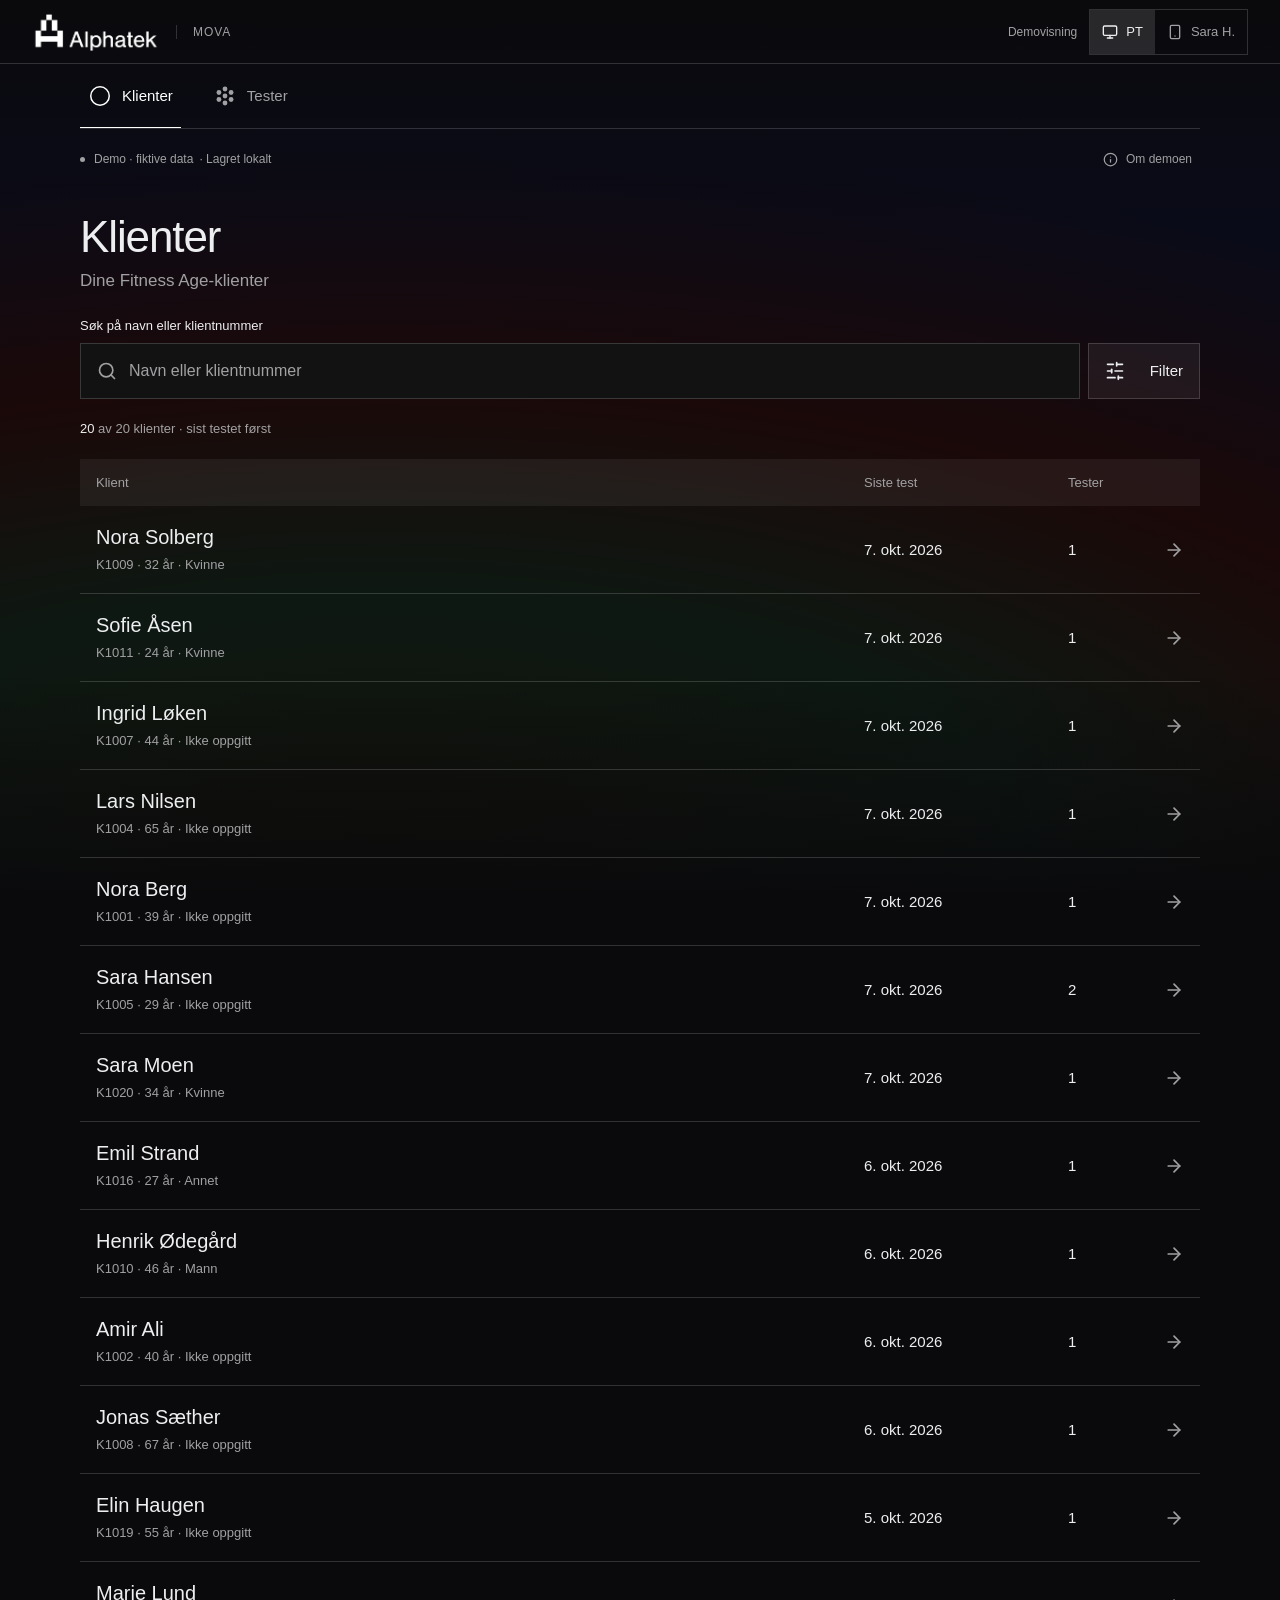
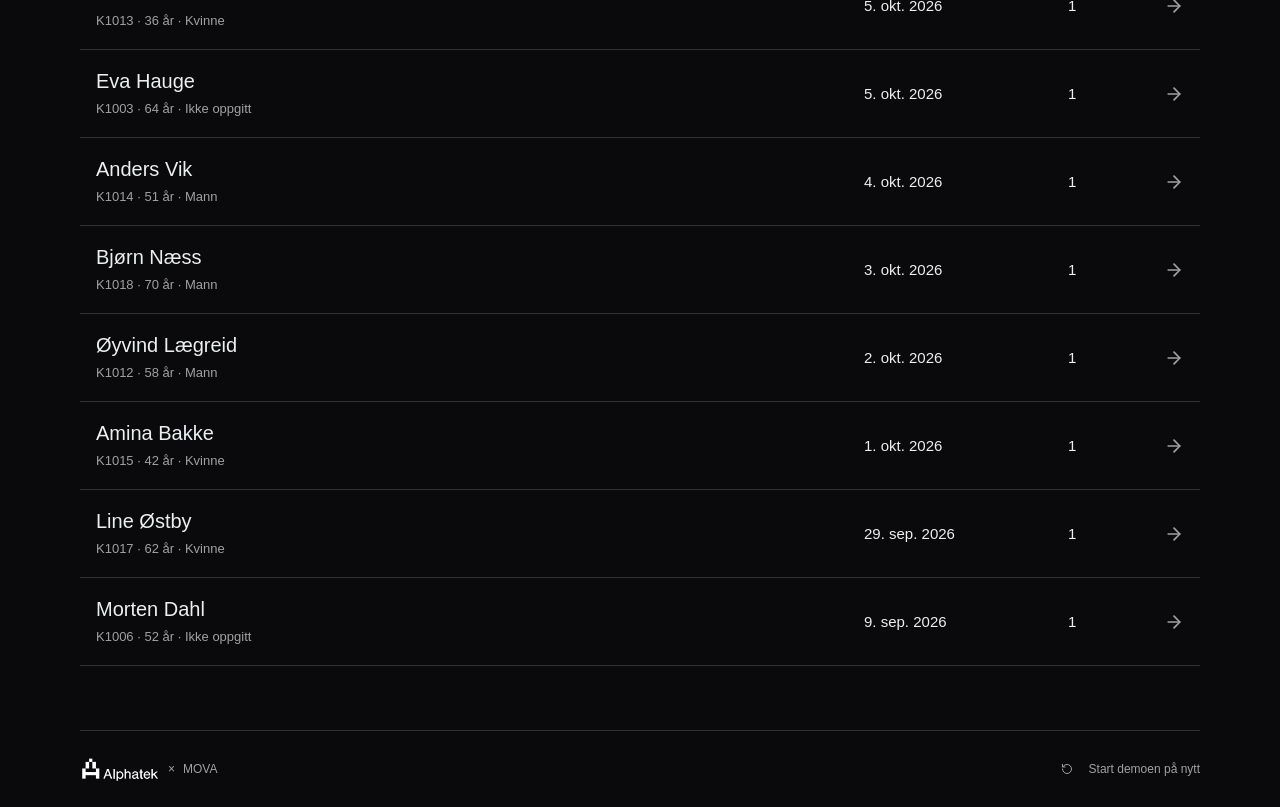
<file: index.html>
<!doctype html><html lang="nb"><head><meta charset="UTF-8"/><meta name="viewport" content="width=device-width, initial-scale=1.0, viewport-fit=cover"/><meta name="theme-color" content="#0a0a0c"/><meta name="robots" content="noindex, nofollow"/><title>Alphatek · PT-demo</title><link rel="icon" type="image/svg+xml" href="./mark.svg"/>  <script type="module" crossorigin src="./assets/main-DowI7XRC.js"></script>
  <link rel="modulepreload" crossorigin href="./assets/client-data-BW2RDVzb.js">
  <link rel="stylesheet" crossorigin href="./assets/main-Crz2Bj8U.css">
</head><body><div id="root"></div></body></html>
</file>
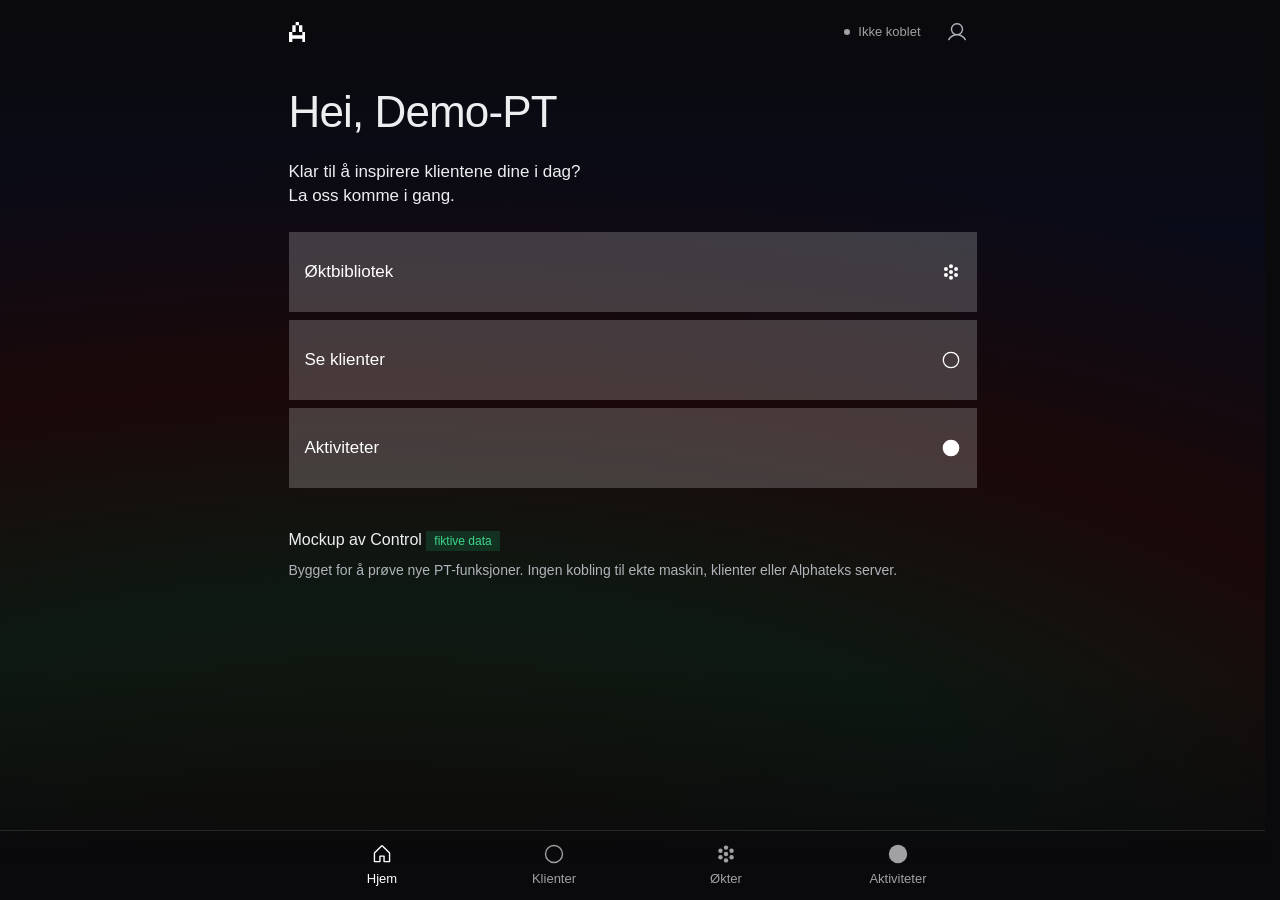
<file: control.html>
<!doctype html><html lang="nb"><head><meta charset="UTF-8"/><meta name="viewport" content="width=device-width, initial-scale=1.0, viewport-fit=cover"/><meta name="theme-color" content="#0a0a0c"/><meta name="robots" content="noindex, nofollow"/><title>Alphatek Control · mockup</title><link rel="icon" type="image/svg+xml" href="./mark.svg"/><style>body{background-color:#0a0a0c}</style>  <script type="module" crossorigin src="./assets/control-ChSb9HWq.js"></script>
  <link rel="modulepreload" crossorigin href="./assets/client-data-BW2RDVzb.js">
  <link rel="stylesheet" crossorigin href="./assets/control-BO33tYm5.css">
</head><body><div id="root"></div></body></html>
</file>
<file: assets/main-Crz2Bj8U.css>
.exercise-guide{color:var(--text)}.guide-equipment{display:flex;align-items:center;gap:9px;color:var(--muted);font-size:14px;margin:4px 0 20px;flex-wrap:wrap}.guide-equipment span:last-child{margin-left:auto;font-size:13px}.guide-demonstration{margin-bottom:28px}.guide-video-cover{position:relative;min-height:190px;padding:26px;background:var(--tile);border:1px solid var(--line);border-radius:0}.guide-video-cover>.eyebrow{color:var(--muted);font-size:13px}.guide-video-cover h3{font-size:32px;line-height:40px;font-weight:300;margin:10px 0 22px}.guide-play{display:inline-flex;align-items:center;justify-content:space-between;gap:16px;min-height:48px;padding:12px 16px;border:1px solid var(--accent);border-radius:0;color:var(--on-accent);background:var(--accent);text-decoration:none;font-size:15px;line-height:24px;cursor:pointer}.guide-play>svg{order:1}.guide-play:hover{background:var(--accent-hover)}.guide-publisher{display:block;font-size:13px;color:var(--muted);margin:16px 0 0}.guide-video-lines{display:none}.guide-player{aspect-ratio:16/9;background:var(--bg);border-radius:0;overflow:hidden}.guide-player iframe{display:block;width:100%;height:100%;border:0}.guide-local-cover,.guide-local-player{background:var(--bg);border:1px solid var(--line);border-radius:0;overflow:hidden}.guide-local-cover>img,.guide-local-player>video{display:block;width:100%;height:min(52svh,420px);object-fit:contain;background:var(--bg)}.guide-local-action{padding:16px;border-top:1px solid var(--line)}.guide-local-action .guide-play{display:flex;width:100%}.guide-local-player>video:focus-visible{outline:2px solid var(--mint);outline-offset:-3px}.guide-video-error{padding:22px;background:var(--tile);border:1px solid var(--line);border-radius:0}.guide-video-error p{margin:0 0 18px;color:var(--text);line-height:1.6}.guide-source{display:flex;justify-content:space-between;flex-wrap:wrap;gap:0 16px;margin-top:8px}.guide-source a,.guide-source button{font-size:13px;color:var(--muted);display:inline-flex;align-items:center;gap:5px;text-decoration:none;border:0;background:none;min-height:44px;padding:5px 0;cursor:pointer}.guide-source a:hover,.guide-source button:hover{text-decoration:underline}.guide-source-note{color:var(--muted);font-size:13px;line-height:1.5;margin:5px 0 0}.guide-steps>ol{list-style:none;padding:0;margin:8px 0 22px}.guide-steps li{display:flex;gap:15px;border-bottom:1px solid var(--line);padding:15px 0}.guide-steps li>span{flex:0 0 20px;white-space:nowrap;color:var(--muted);font-size:13px;padding-top:2px;font-variant-numeric:tabular-nums}.guide-steps li>p{margin:0;font-size:15px;color:var(--text);line-height:1.6}.guide-recording{display:flex;gap:10px;padding:16px;background:var(--surface);border-radius:0}.guide-recording>svg{margin-top:3px;color:var(--muted)}.guide-recording p{font-size:14px;line-height:1.6;margin:0;color:var(--text)}.guide-terms{margin-top:18px;border-top:1px solid var(--line)}.guide-terms summary{cursor:pointer;font-size:14px;color:var(--text);min-height:48px;padding:16px 0}.guide-terms dl{margin-bottom:0}.guide-terms dt{font-size:15px;color:#fff;margin:15px 0 5px}.guide-terms dd{font-size:14px;color:var(--muted);line-height:1.6;margin:0}@media(max-width:450px){.guide-video-cover{padding:22px}.guide-equipment span:last-child{margin-left:0}.guide-video-cover h3{font-size:24px}}.clients-page{min-width:0}.clients-heading{margin-bottom:24px}.clients-heading h1{margin:0 0 8px}.clients-heading p{font-size:17px;line-height:24px;color:var(--muted);margin:0}.client-search-form{margin-bottom:8px}.client-search-label{display:block;font-size:13px;line-height:18px;margin-bottom:8px}.client-search-toolbar{display:flex;align-items:stretch;gap:8px}.client-search-input{display:flex;flex:1;min-width:0;gap:12px;align-items:center;min-height:56px;padding:4px 8px 4px 16px;border:1px solid var(--line);background:var(--field)}.client-search-input:focus-within{outline:2px solid var(--mint);outline-offset:3px}.client-search-input>svg{flex-shrink:0;color:var(--muted)}.client-search-input input{border:0;border-radius:0;background:none;color:var(--text);font-size:16px;line-height:24px;min-width:0;flex:1;width:100%;min-height:44px;padding:8px 0}.client-search-input input::placeholder{color:var(--muted)}.client-search-input input:focus-visible{outline:none}.client-search-input input::-webkit-search-cancel-button{-webkit-appearance:none}.client-filter-toggle.btn{min-width:112px;min-height:56px;padding:8px 16px;background:var(--surface);border:1px solid var(--line);gap:8px}.client-filter-toggle.btn.has-filters{color:var(--text);border-color:var(--text)}.client-filter-toggle.btn[aria-expanded=true]{background:var(--surface-2)}.client-filter-panel{padding:24px 0 16px;display:grid;grid-template-columns:minmax(0,1.4fr) minmax(0,1fr) minmax(140px,.7fr);gap:24px;border-bottom:1px solid var(--line)}.client-filter-panel fieldset{border:0;margin:0;padding:0;min-width:0}.client-filter-panel legend{padding:0;font-size:15px;margin-bottom:8px}.client-filter-panel fieldset>p{font-size:13px;line-height:18px;color:var(--muted);margin:0 0 12px}.client-range-fields{display:grid;grid-template-columns:repeat(2,minmax(0,1fr));gap:8px}.client-filter-panel label{font-size:13px;display:block;min-width:0}.client-filter-panel .field{width:100%;min-width:0;margin-top:6px;padding-inline:10px}.client-gender-field{align-self:end;padding-bottom:0}.client-gender-field select{min-height:48px}.client-filter-error{color:var(--danger);font-size:15px;margin:12px 0 0}.client-filter-error:empty{display:none}.client-list-context{display:flex;align-items:center;justify-content:space-between;gap:8px;min-height:44px;margin:8px 0;color:var(--muted);font-size:13px}.client-list-context p{margin:0}.client-list-context strong{color:var(--text);font-weight:400}.client-list-context .text-button{white-space:nowrap;font-size:13px}.client-list{list-style:none;padding:0;margin:0}.client-column-headings,.client-row{display:grid;grid-template-columns:minmax(0,1fr) 180px 72px 20px;gap:24px;padding:16px}.client-column-headings{color:var(--muted);font-size:13px;background:var(--surface)}.client-row{position:relative;align-items:center;color:var(--text);text-decoration:none;border-bottom:1px solid var(--line);font-size:15px;line-height:1.4;min-height:88px}.client-row:hover{background:var(--surface)}.client-row:hover .client-row-name strong{text-decoration:underline;text-underline-offset:4px}.client-row:focus-visible{outline-offset:-2px}.client-row>span{min-width:0;overflow-wrap:anywhere}.client-row-name{display:flex;flex-direction:column;gap:6px}.client-row-name strong{font-size:20px;font-weight:400;line-height:26px}.client-row-name>span{font-size:13px;color:var(--muted)}.client-row-cell{display:flex;flex-direction:column;gap:4px}.client-cell-label{position:absolute;width:1px;height:1px;overflow:hidden;clip-path:inset(50%);white-space:nowrap}.client-open-arrow{color:var(--muted)}.client-row:hover .client-open-arrow{color:var(--text)}.client-no-results{border-bottom:1px solid var(--line);padding:40px 16px;text-align:center}.client-no-results>svg{color:var(--muted);margin-bottom:16px}.client-no-results h2{margin-bottom:12px}.client-no-results p{color:var(--muted);margin-bottom:24px}.client-no-results .btn{max-width:100%;min-height:56px}@media(max-width:800px){.client-filter-panel{grid-template-columns:repeat(2,minmax(0,1fr));gap:16px}.client-gender-field{grid-column:1/-1}.client-column-headings,.client-row{grid-template-columns:minmax(0,1fr) 132px 48px 20px;gap:16px;padding-inline:12px}}@media(max-width:540px){.clients-heading{margin-bottom:24px}.client-search-toolbar{gap:8px}.client-search-input{padding-left:10px;gap:8px}.client-search-input>svg{display:none}.client-filter-toggle.btn{padding-inline:12px;min-width:88px}.client-filter-toggle.btn>svg{width:18px}.client-filter-panel{grid-template-columns:minmax(0,1fr);padding-top:20px;gap:20px}.client-gender-field{grid-column:auto}.client-list-context>p>span{display:none}.client-column-headings{display:none}.client-list{border-top:1px solid var(--line)}.client-row{grid-template-columns:minmax(0,1fr) auto 20px;gap:10px 12px;padding:16px 8px}.client-row-name{grid-column:1/3}.client-row-name strong{font-size:20px}.client-row-cell{grid-row:2;flex-direction:row;flex-wrap:wrap;gap:4px 6px;font-size:13px;color:var(--muted)}.client-cell-label{position:static;width:auto;height:auto;clip-path:none;overflow:visible;white-space:normal}.client-test-count .client-cell-label{font-size:0}.client-test-count .client-cell-label:after{content:"Tester";font-size:13px}.client-open-arrow{grid-row:1/3;grid-column:3}}.client-results{min-width:0}.client-results-heading{display:flex;align-items:baseline;justify-content:space-between;flex-wrap:wrap;gap:8px 24px;margin-bottom:24px}.client-results-heading h2{margin:0;font-size:32px}.client-results-heading>p{margin:0;color:var(--muted);font-size:13px}.client-metric-selector{display:flex;flex-wrap:wrap;gap:8px;margin-bottom:24px}.client-metric-selector button{min-height:48px;padding:12px 20px;border:1px solid var(--line);border-radius:0;background:transparent;color:var(--muted);font-size:15px}.client-metric-selector button:hover{background:var(--surface);color:var(--text)}.client-metric-selector button[aria-pressed=true]{color:var(--text);border-color:var(--text);background:var(--surface-2)}.client-statistic-panel{padding:24px;background:var(--surface)}.client-statistic-summary{display:flex;align-items:start;justify-content:space-between;gap:24px}.client-statistic-summary>div{min-width:0}.client-statistic-summary h3{font-size:17px;font-weight:400;letter-spacing:0;margin:0 0 8px}.client-result-value{font-size:44px;font-weight:300;line-height:48px;margin:0 0 8px;font-variant-numeric:tabular-nums}.client-result-value.is-missing{font-size:28px}.client-statistic-caption,.client-result-change>p{font-size:13px;color:var(--muted);line-height:20px;margin:0}.client-result-change{padding-top:26px;text-align:right}.client-result-change>span{display:block;font-size:28px;font-weight:300;line-height:36px;margin-bottom:8px;font-variant-numeric:tabular-nums}.client-chart{min-width:0;width:100%;margin:24px 0 16px}.client-trend-svg{width:100%;height:auto;display:block;overflow:visible}.client-trend-svg text{fill:var(--muted);font-size:12px;font-family:inherit}.client-chart-grid{stroke:var(--line);stroke-width:1}.client-chart-line{stroke:var(--mint);fill:none;stroke-width:2;stroke-linecap:round;stroke-linejoin:round}.client-chart-point{fill:var(--mint)}.client-chart-empty{padding:32px 0;color:var(--muted);margin:0}.client-trend-note{font-size:13px;color:var(--muted);margin:16px 0}.client-metric-history{border-collapse:collapse;width:100%;font-size:15px;line-height:22px}.client-metric-history th,.client-metric-history td{padding:12px 0;border-bottom:1px solid var(--line);text-align:left;font-weight:400}.client-metric-history thead th{color:var(--muted);font-size:13px}.client-metric-history tr>:last-child{text-align:right}.client-result-context{font-size:13px;color:var(--muted);margin:16px 0 32px}.client-all-data{border-block:1px solid var(--line)}.client-all-data>summary{min-height:64px;padding:20px 0;cursor:pointer;font-size:17px}.client-all-data>summary>span{float:right;color:var(--muted);font-size:13px;padding-top:2px}.client-test-details{border-top:1px solid var(--line)}.client-test-details>summary{min-height:56px;padding:16px 0;cursor:pointer;font-size:15px}.client-test-details>summary>span{display:block;margin:6px 0 0 18px;font-size:13px;color:var(--muted)}.client-test-detail-body{padding:8px 0 24px}.client-test-detail-body h3{margin:24px 0 12px;font-size:22px}.client-test-values,.client-test-metadata{display:grid;grid-template-columns:repeat(3,minmax(0,1fr));gap:0 24px;margin:0}.client-test-values>div,.client-test-metadata>div{padding:12px 0;border-bottom:1px solid var(--line);min-width:0}.client-test-values dt,.client-test-metadata dt{color:var(--muted);font-size:13px;line-height:18px;margin-bottom:6px}.client-test-values dd,.client-test-metadata dd{font-size:15px;line-height:22px;margin:0;overflow-wrap:anywhere}.client-test-values dd>small{display:block;font-size:12px;color:var(--muted)}.client-source-record{margin-top:24px}.client-source-record>summary{min-height:44px;padding:12px 0;cursor:pointer;font-size:13px;color:var(--muted)}.client-source-record pre{max-width:100%;white-space:pre-wrap;overflow-wrap:anywhere;word-break:break-word;font-size:12px;line-height:18px;padding:16px;background:var(--field);margin:0}.client-sr-only{position:absolute;width:1px;height:1px;padding:0;overflow:hidden;clip-path:inset(50%);white-space:nowrap}@media(max-width:600px){.client-results-heading{display:block;margin-bottom:20px}.client-results-heading h2{font-size:28px;margin-bottom:8px}.client-metric-selector{display:grid;grid-template-columns:repeat(6,minmax(0,1fr));gap:8px;margin-bottom:16px}.client-metric-selector button{grid-column:span 2;padding:10px 8px;font-size:14px}.client-metric-selector button:nth-last-child(-n+2){grid-column:span 3}.client-statistic-panel{padding:20px 12px 12px}.client-statistic-summary{gap:12px}.client-result-value{font-size:36px;line-height:40px}.client-result-value.is-missing{font-size:24px}.client-result-change{max-width:128px}.client-result-change>span{font-size:24px;line-height:32px}.client-result-change>p{font-size:12px;line-height:18px}.client-statistic-caption{max-width:156px}.client-chart{margin-top:20px}.client-test-values,.client-test-metadata{grid-template-columns:repeat(2,minmax(0,1fr));gap:0 16px}}.client-info{min-width:0}.client-info-heading{display:flex;align-items:flex-start;justify-content:space-between;gap:24px;margin-bottom:24px}.client-info-heading h2{font-size:28px;margin:0 0 8px}.client-info-heading p{color:var(--muted);margin:0;font-size:15px}.client-info-heading .btn{flex-shrink:0;gap:12px}.client-info-values{display:grid;grid-template-columns:repeat(2,minmax(0,1fr));gap:0 32px;margin:0}.client-info-values>div{border-bottom:1px solid var(--line);padding:20px 0}.client-info-values dt{color:var(--muted);font-size:13px;margin-bottom:8px}.client-info-values dd{margin:0;font-size:17px;line-height:1.5;overflow-wrap:anywhere;white-space:pre-wrap}.client-info-values small{display:block;font-size:12px;color:var(--muted);margin-top:4px}.client-info-form{display:grid;grid-template-columns:repeat(2,minmax(0,1fr));gap:24px;max-width:800px}.profile-field{display:flex;flex-direction:column;gap:8px;min-width:0;font-size:15px}.profile-field-wide,.profile-edit-note,.profile-edit-actions{grid-column:1 / -1}.profile-field .field{min-width:0}.profile-field textarea{resize:vertical}.profile-field input[type=date]{appearance:none;min-width:0}.profile-field [aria-invalid=true]{border-color:var(--danger)}.client-field-error{color:var(--danger);font-size:14px;line-height:1.4}.profile-edit-note{color:var(--muted);font-size:13px;margin:0}.profile-edit-actions{display:flex;flex-wrap:wrap;gap:12px;align-items:center}.profile-edit-actions .btn{gap:12px}.profile-edit-actions>span{color:var(--muted);font-size:13px}.client-profile-confirmation{display:flex;align-items:center;gap:12px;padding:16px;background:var(--surface);border-left:2px solid var(--mint)}@media(max-width:700px){.client-info{padding-inline:8px}.client-info-heading{gap:16px;flex-wrap:wrap}.client-info-form{gap:20px;grid-template-columns:minmax(0,1fr)}.client-info-values{grid-template-columns:minmax(0,1fr)}.client-info-values>div{padding-block:16px}.profile-edit-actions .btn{flex:1}.profile-edit-actions>span{width:100%}}.portal-navigation{display:flex;align-items:stretch;gap:24px;max-width:1120px;min-height:var(--nav-height);margin:0 auto;border-bottom:1px solid var(--line)}.portal-navigation a{display:flex;align-items:center;justify-content:center;gap:10px;min-height:var(--nav-height);padding:0 8px;color:var(--muted);text-decoration:none;font-size:15px;line-height:20px}.portal-navigation a[aria-current=page],.portal-navigation a:hover{color:#fff}.portal-navigation a[aria-current=page]{box-shadow:inset 0 -1px #fff}.portal-navigation a:focus-visible{outline:2px solid var(--accent);outline-offset:-3px}.portal-navigation svg{display:block;flex:none}@media(max-width:1184px)and (min-width:701px){.portal-navigation{margin-right:32px;margin-left:32px}}@media(max-width:700px){.portal-navigation{position:fixed;z-index:40;inset:auto 0 0;display:grid;grid-template-columns:repeat(2,minmax(0,1fr));gap:0;min-height:calc(var(--nav-height) + env(safe-area-inset-bottom,0px));margin:0;padding:0 max(8px,env(safe-area-inset-right,0px)) env(safe-area-inset-bottom,0px) max(8px,env(safe-area-inset-left,0px));border:0;background:linear-gradient(#000000d9,#000 40%)}.portal-navigation a{flex-direction:column;gap:5px;padding:7px 8px 5px;font-size:13px;line-height:18px}.portal-navigation a[aria-current=page]{box-shadow:none}}.test-history-heading{display:flex;justify-content:space-between;align-items:flex-start;gap:24px}.test-history-heading h1{margin:0}.test-history-heading p{margin:16px 0 0;color:var(--muted);font-size:17px;line-height:24px;max-width:560px}.test-history-heading>svg{flex:none;margin-top:8px}.test-history-count{margin:32px 0 16px;color:var(--muted);font-size:13px}.test-history-columns,.test-history-row{display:grid;grid-template-columns:minmax(0,1fr) 170px 140px 24px;align-items:center;gap:24px}.test-history-columns{padding:0 16px 12px;color:var(--muted);font-size:13px}.test-history-list{list-style:none;padding:0;margin:0;border-top:1px solid var(--line)}.test-history-list>li{margin:0;border-bottom:1px solid var(--line)}.test-history-row{padding:20px 16px;min-height:80px;color:var(--text);text-decoration:none}.test-history-row:hover{background:var(--surface)}.test-history-row:focus-visible{outline:2px solid var(--accent);outline-offset:-2px}.test-history-client{display:grid;gap:5px;min-width:0}.test-history-client strong{font-weight:400;font-size:17px;line-height:24px;overflow-wrap:anywhere}.test-history-client>span{color:var(--muted);font-size:13px}.test-history-row time,.test-history-age{font-size:15px;line-height:22px}.test-history-open{justify-self:end}.test-history-mobile-label{display:none}.test-history-empty{padding:24px 0;border-top:1px solid var(--line);color:var(--muted)}@media(max-width:700px){.test-history-columns{display:none}.test-history-row{grid-template-columns:minmax(0,1fr) 24px;gap:6px 16px;padding:16px 8px}.test-history-client{grid-column:1}.test-history-row time{grid-column:1;color:var(--muted)}.test-history-age{grid-column:1}.test-history-open{grid-column:2;grid-row:1 / 4;align-self:center}.test-history-mobile-label{display:inline;color:var(--muted)}}:root{font-family:Nimbus Sans,Helvetica Neue,Helvetica,Arial,sans-serif;color-scheme:dark;font-synthesis:none;font-weight:400;--bg: #0a0a0c;--surface: rgb(255 255 255 / 6%);--surface-2: rgb(255 255 255 / 12%);--tile: rgb(255 255 255 / 12%);--neutral: rgb(255 255 255 / 20%);--field: #121212;--line: rgb(255 255 255 / 16%);--text: #edeef0;--muted: #a1a1a3;--accent: #85ffb6;--accent-hover: #adffcf;--on-accent: #0a0a0c;--mint: #85ffb6;--amber: #e5bf79;--danger: #ff9b9b;--radius: 0px;--nav-height: 64px;color:var(--text);background:var(--bg)}.trainer-editor,.trainer-followup{max-width:1120px;min-width:0;margin:0 auto;color:var(--text)}.editor-heading-row{display:flex;align-items:center;justify-content:space-between;gap:24px;margin-bottom:32px}.editor-heading-row h1,.trainer-followup>h1{font-size:clamp(32px,3.3vw,48px);line-height:1.12;letter-spacing:-.8px;font-weight:300;margin:8px 0 16px}.editor-intro{font-size:16px;line-height:1.5;color:var(--muted);margin:0;max-width:660px}.editor-heading-row>.btn{flex-shrink:0}.editor-program-selector{display:flex;gap:8px;margin:0 0 8px}.editor-program-selector button{display:flex;align-items:center;gap:16px;flex:1;min-width:0;min-height:64px;padding:16px 24px;background:var(--surface);border:1px solid transparent;border-radius:0;color:var(--muted);font:inherit;font-size:18px;text-align:left;cursor:pointer}.editor-program-selector button:hover{background:var(--tile)}.editor-program-selector button.is-selected{color:var(--text);background:var(--tile);border-color:var(--text)}.editor-program-selector span{flex:1;min-width:0;overflow-wrap:anywhere}.editor-program-selector small{font-size:13px;color:var(--muted);white-space:nowrap}.editor-week-plan{border-bottom:1px solid var(--line);margin-bottom:24px}.editor-week-plan>summary,.followup-log-details>summary{display:flex;align-items:center;justify-content:space-between;gap:16px;min-height:48px;cursor:pointer;list-style:none;padding:16px 0;font-size:16px;color:var(--muted)}.editor-week-plan>summary::-webkit-details-marker,.followup-log-details>summary::-webkit-details-marker{display:none}.editor-week-plan[open]>summary>svg,.followup-log-details[open]>summary>svg{transform:rotate(180deg)}.editor-week-content{padding:8px 0 24px}.editor-week-heading{display:flex;align-items:center;justify-content:space-between;gap:16px}.editor-week-heading h2{font-size:24px;font-weight:300;margin:0}.editor-week-heading nav{display:flex;gap:8px}.editor-week-heading nav button{min-height:48px;padding:12px 16px;border:1px solid transparent;background:var(--surface);border-radius:0;color:var(--muted);font:inherit;font-size:16px;cursor:pointer}.editor-week-heading nav button.is-selected{background:var(--tile);color:var(--text);border-color:var(--text)}.editor-week-focus{display:flex;align-items:baseline;gap:16px;margin:24px 0 16px}.editor-week-focus>span{font-size:14px;color:var(--text);flex-shrink:0}.editor-week-focus p{font-size:14px;line-height:1.5;color:var(--muted);margin:0}.editor-week-slots{display:grid;grid-template-columns:repeat(2,minmax(0,1fr));gap:8px}.editor-week-slot{display:flex;align-items:center;justify-content:space-between;gap:16px;background:var(--surface);border:1px solid transparent;border-radius:0;padding:16px;color:var(--text);font:inherit;text-align:left;cursor:pointer}.editor-week-slot:hover{background:var(--tile)}.editor-week-slot>div{display:grid;gap:8px;min-width:0}.editor-week-slot>div>span{font-size:13px;color:var(--muted)}.editor-week-slot strong{font-size:18px;font-weight:400;overflow-wrap:anywhere}.editor-week-slot>span{display:flex;align-items:center;gap:8px;color:var(--muted);font-size:13px}.editor-week-slot .editor-slot-complete{color:var(--text)}.editor-week-note{font-size:13px;line-height:1.5;color:var(--muted);margin:16px 0 0}.editor-program-card.panel{display:grid;grid-template-columns:minmax(160px,.75fr) minmax(230px,1.4fr);gap:16px;padding:0;background:transparent;border:0;margin:0 0 32px}.editor-title-fields{min-width:0}.editor-title-fields>label{display:block;font-size:14px;color:var(--muted);margin-bottom:8px}.editor-title-fields>input{width:100%;min-height:48px;padding:12px 16px;background:var(--field);border:1px solid var(--line);border-radius:0;color:var(--text);font:inherit;font-size:16px}.editor-section-heading{display:flex;align-items:center;justify-content:space-between;gap:24px;margin:0 0 16px}.editor-section-heading h2{font-size:28px;font-weight:300;margin:0 0 8px;letter-spacing:-.3px}.editor-section-heading h2>span{font-size:14px;font-weight:400;color:var(--muted);margin-left:8px;letter-spacing:0;white-space:nowrap}.editor-section-heading p{font-size:14px;line-height:1.5;color:var(--muted);margin:0}.editor-select-all{display:flex;align-items:center;gap:12px;min-height:48px;font-size:14px;color:var(--muted);white-space:nowrap;cursor:pointer}.trainer-editor input[type=checkbox]{accent-color:var(--text);width:20px;height:20px;flex-shrink:0;cursor:pointer;margin:0}.editor-bulkbar{display:flex;align-items:center;justify-content:space-between;gap:16px;padding:16px;background:var(--tile);border:1px solid var(--line);margin-bottom:16px}.editor-bulkbar>span{font-size:14px;color:var(--muted)}.editor-bulk-controls{display:flex;align-items:center;gap:8px;min-width:0}.editor-bulk-controls select,.editor-bulk-controls input,.editor-replace-row select,.editor-add-panel select,.editor-target-row select{min-height:48px;max-width:100%;border:1px solid var(--line);border-radius:0;background:var(--field);color:var(--text);font:inherit;font-size:16px;padding:12px;color-scheme:dark}.editor-bulk-controls input{width:80px}.editor-bulk-apply{min-height:48px}.editor-exercises{display:grid;gap:16px}.editor-exercise{padding:24px;min-width:0;background:var(--surface);border:1px solid transparent;border-radius:0}.editor-exercise-selected{border-color:var(--text);background:var(--tile)}.editor-exercise-top{display:flex;align-items:center;gap:16px;margin-bottom:24px}.editor-exercise-check{display:flex;align-items:center;gap:16px;min-height:44px;flex-shrink:0;cursor:pointer}.editor-exercise-check>span{font-size:14px;color:var(--muted);font-variant-numeric:tabular-nums}.editor-exercise-name{flex:1;min-width:0}.editor-exercise-name h3{font-size:24px;font-weight:300;line-height:1.2;margin:0 0 8px;overflow-wrap:anywhere}.editor-exercise-name p{font-size:14px;color:var(--muted);margin:0;line-height:1.4}.editor-row-actions{display:flex;gap:0}.editor-icon-button{display:inline-flex;align-items:center;justify-content:center;flex-shrink:0;min-width:44px;min-height:44px;padding:12px;border:1px solid transparent;border-radius:0;background:transparent;color:var(--muted);cursor:pointer}.editor-icon-button:hover:not(:disabled),.editor-icon-active{border-color:var(--line);color:var(--text);background:var(--tile)}.editor-remove:hover:not(:disabled){color:var(--danger)}.editor-target-row{display:flex;align-items:center;gap:16px;margin:0 0 24px;font-size:14px;color:var(--muted)}.editor-target-row>label{flex-shrink:0}.editor-target-row>span{line-height:1.5}.editor-prescription-grid{display:grid;grid-template-columns:repeat(7,minmax(0,1fr));gap:16px;margin-bottom:24px}.editor-prescription-timed{grid-template-columns:repeat(3,minmax(0,160px))}.editor-number-field{min-width:0}.editor-number-field>span{display:flex;align-items:center;justify-content:space-between;gap:8px;margin-bottom:8px;color:var(--muted);font-size:14px}.editor-number-field abbr{display:inline-grid;place-items:center;border-bottom:1px dotted currentColor;width:16px;flex-shrink:0;font-size:12px;text-decoration:none;cursor:help}.editor-number-field>div{display:flex;align-items:center;min-height:48px;border:1px solid var(--line);border-radius:0;background:var(--field);overflow:hidden}.editor-number-field>div:focus-within{outline:2px solid var(--text);outline-offset:2px}.editor-number-field input{min-width:0;width:100%;min-height:46px;border:0;border-radius:0;background:transparent;color:var(--text);padding:12px;font:inherit;font-size:16px;font-variant-numeric:tabular-nums;outline:none}.editor-number-field input[aria-invalid=true]{box-shadow:inset 0 -2px var(--danger)}.editor-number-field>div>span{font-size:13px;color:var(--muted);padding-right:12px}.editor-number-field input::-webkit-inner-spin-button{opacity:0}.editor-number-field input:focus::-webkit-inner-spin-button{opacity:1}.editor-instruction{display:flex;align-items:center;gap:12px;border-top:1px solid var(--line);padding-top:16px;color:var(--muted)}.editor-instruction>svg{flex-shrink:0}.editor-instruction input{width:100%;min-width:0;min-height:48px;border:0;border-radius:0;background:transparent;color:var(--text);font:inherit;font-size:16px;padding:12px 0}.editor-instruction input::placeholder{color:var(--muted)}.editor-replace-row{display:flex;align-items:center;gap:16px;margin-bottom:24px;padding:16px;background:var(--tile);font-size:14px;color:var(--muted)}.editor-replace-row label{color:var(--text);flex-shrink:0}.editor-replace-row select{max-width:280px;min-width:100px;flex:1}.editor-replace-row>span{max-width:260px;line-height:1.5}.editor-add-bottom{display:flex;align-items:center;justify-content:center;gap:8px;width:100%;min-height:56px;margin-top:16px;padding:16px;border:1px solid var(--line);border-radius:0;background:transparent;color:var(--muted);font:inherit;font-size:16px;cursor:pointer}.editor-add-bottom:hover{color:var(--text);background:var(--tile)}.editor-add-panel.panel{display:flex;align-items:center;gap:16px;padding:24px;margin-top:16px;background:var(--surface)}.editor-add-panel>div{flex:1;min-width:0}.editor-add-panel h3{font-size:24px;font-weight:300;margin:0 0 8px}.editor-add-panel p{font-size:14px;line-height:1.5;color:var(--muted);margin:0}.editor-add-panel select{max-width:235px}.editor-unit-note{font-size:13px;line-height:1.6;color:var(--muted);margin:24px 0 32px;max-width:850px}.editor-error{font-size:14px;line-height:1.5;border-left:2px solid var(--danger);background:var(--surface);color:var(--danger);padding:16px;margin:16px 0}.editor-publish-bar{display:flex;align-items:center;justify-content:space-between;gap:24px;position:sticky;bottom:16px;z-index:8;padding:24px;border:1px solid var(--line);border-radius:0;background:var(--field);margin-top:24px}.editor-publish-bar>div{display:flex;align-items:center;gap:12px;min-width:0}.editor-publish-bar>div>div{min-width:0}.editor-publish-bar strong{display:block;overflow-wrap:anywhere;font-size:16px;font-weight:400;line-height:1.4}.editor-publish-bar p{font-size:14px;line-height:1.5;color:var(--muted);margin:8px 0 0}.editor-save-dot{display:inline-block;width:6px;height:6px;background:var(--muted);flex-shrink:0}.editor-publish-draft .editor-save-dot{background:var(--amber)}.editor-publish{min-width:224px;min-height:48px;flex-shrink:0;justify-content:space-between}.editor-sr-only{position:absolute;width:1px;height:1px;padding:0;margin:-1px;overflow:hidden;clip:rect(0,0,0,0);white-space:nowrap;border:0}.trainer-editor button:focus-visible,.trainer-followup button:focus-visible,.trainer-editor select:focus-visible,.trainer-editor input:focus-visible,.trainer-editor summary:focus-visible,.trainer-followup summary:focus-visible,.trainer-followup textarea:focus-visible{outline:2px solid var(--text);outline-offset:3px}.trainer-editor .editor-number-field input:focus-visible{outline:none}.trainer-editor button:disabled,.trainer-followup button:disabled{opacity:.45;cursor:default}.followup-layout{display:grid;grid-template-columns:224px minmax(0,1fr);gap:32px;align-items:start}.followup-history{position:sticky;top:88px;min-width:0}.followup-history-heading{display:flex;align-items:center;justify-content:space-between;margin-bottom:16px;color:var(--muted);font-size:14px}.followup-history-heading h2{font:inherit;margin:0}.followup-history-item{display:flex;flex-direction:column;gap:8px;width:100%;padding:16px;border:1px solid transparent;border-radius:0;background:var(--surface);color:var(--text);font:inherit;text-align:left;cursor:pointer;margin-bottom:8px}.followup-history-item:hover{background:var(--tile)}.followup-history-active{border-color:var(--text);background:var(--tile)}.followup-history-item>div{display:flex;align-items:center;justify-content:space-between;color:var(--muted);font-size:13px}.followup-history-item strong{font-size:20px;font-weight:300;line-height:1.4;overflow-wrap:anywhere}.followup-history-item>span{font-size:13px;color:var(--muted)}.followup-history-item small{font-size:13px;line-height:1.4;color:var(--muted)}.followup-history-item small.followup-pending{color:var(--amber)}.followup-history-note{font-size:12px;line-height:1.5;color:var(--muted);margin-top:16px}.followup-detail{min-width:0}.followup-workout-heading{display:flex;align-items:center;justify-content:space-between;gap:16px;margin-bottom:24px}.followup-workout-heading .eyebrow{font-size:12px}.followup-workout-heading h2{font-size:32px;font-weight:300;margin:8px 0;scroll-margin-top:144px}.followup-workout-heading p:last-child{font-size:14px;line-height:1.5;color:var(--muted);margin:0}.followup-complete{display:flex;align-items:center;gap:8px;font-size:13px;color:var(--text);white-space:nowrap}.followup-plan-reference{font-size:14px;color:var(--muted);margin:-8px 0 16px}.followup-stats{display:grid;grid-template-columns:1fr 1.2fr 1fr;background:var(--surface);overflow:hidden}.followup-stats>div{min-width:0;padding:24px 16px;border-right:1px solid var(--line)}.followup-stats>div:last-child{border-right:0}.followup-stats>div>span{display:flex;align-items:center;gap:8px;font-size:13px;line-height:1.4;color:var(--muted);margin-bottom:8px}.followup-stats strong{font-size:32px;font-weight:300;letter-spacing:-.5px;white-space:nowrap}.followup-stats small{font-size:16px;font-weight:400;letter-spacing:0;color:var(--muted)}.followup-stats-with-time{grid-template-columns:repeat(4,minmax(0,1fr))}.followup-stats-with-time>div{padding:24px 12px}.followup-stats-with-time strong{font-size:28px}.followup-volume-note{font-size:13px;line-height:1.5;color:var(--muted);margin:16px 0 24px}.followup-sara-comment{display:flex;gap:16px;padding:24px;background:var(--tile);margin-bottom:24px}.followup-avatar{display:grid;place-items:center;width:40px;height:40px;flex-shrink:0;background:var(--neutral);color:var(--text);font-size:16px}.followup-sara-comment>div>span{font-size:14px;color:var(--muted)}.followup-sara-comment p{font-size:18px;line-height:1.5;margin:8px 0 0;overflow-wrap:anywhere}.followup-no-comment{display:flex;align-items:center;gap:8px;color:var(--muted);font-size:14px;line-height:1.5;padding:0 0 24px}.followup-review{margin-bottom:24px}.followup-review h3{font-size:24px;font-weight:300;margin:0 0 8px}.followup-review>p{font-size:14px;color:var(--muted);line-height:1.5;margin:0 0 16px}.followup-review ul{list-style:none;margin:0;padding:0;background:var(--surface)}.followup-review li{padding:16px;border-bottom:1px solid var(--line)}.followup-review li:last-child{border-bottom:0}.followup-review li>div{display:flex;align-items:baseline;justify-content:space-between;gap:16px}.followup-review strong{font-size:16px;font-weight:400;overflow-wrap:anywhere}.followup-review li span{font-size:13px;line-height:1.5;color:var(--muted)}.followup-review li p{font-size:16px;line-height:1.5;margin:8px 0 0;overflow-wrap:anywhere}.followup-feedback.panel{padding:24px;margin:0 0 16px;background:var(--surface)}.followup-feedback-heading{margin-bottom:16px}.followup-feedback h3{font-size:28px;font-weight:300;margin:0 0 8px}.followup-feedback p{font-size:14px;line-height:1.5;color:var(--muted);margin:0}.followup-feedback textarea{width:100%;min-height:128px;max-height:400px;resize:vertical;border:1px solid var(--line);border-radius:0;background:var(--field);color:var(--text);font:inherit;font-size:16px;line-height:1.5;padding:16px;scroll-margin-top:96px}.followup-feedback textarea::placeholder{color:var(--muted)}.followup-feedback-footer{display:flex;align-items:center;justify-content:space-between;gap:16px;margin-top:16px}.followup-feedback-footer>span{display:flex;align-items:center;gap:8px;font-size:13px;line-height:1.5;color:var(--muted)}.followup-feedback-footer>span>svg{flex-shrink:0}.followup-feedback-footer .btn{flex-shrink:0}.followup-next{display:flex;align-items:center;justify-content:space-between;gap:16px;margin:0 0 24px;font-size:14px;line-height:1.5;color:var(--muted)}.followup-log-details>summary{border-bottom:1px solid var(--line);color:var(--text)}.followup-log-heading{display:flex;align-items:center;justify-content:space-between;gap:16px;margin:24px 0 16px}.followup-log-heading h3{font-size:24px;font-weight:300;margin:0}.followup-log-heading span{font-size:13px;color:var(--muted)}.followup-exercise-logs{border:1px solid var(--line);overflow:hidden}.followup-exercise-log{padding:24px;background:var(--surface);border-bottom:1px solid var(--line)}.followup-exercise-log:last-child{border-bottom:0}.followup-exercise-title{display:flex;align-items:center;gap:16px;margin-bottom:16px}.followup-exercise-title>span:first-child{font-size:13px;color:var(--muted)}.followup-exercise-title>div{flex:1;min-width:0}.followup-exercise-title h4{font-size:20px;font-weight:300;line-height:1.3;margin:0 0 8px;overflow-wrap:anywhere}.followup-exercise-title p{font-size:13px;color:var(--muted);line-height:1.5;margin:0}.followup-exercise-count{font-size:13px;white-space:nowrap;color:var(--muted)}.followup-set-list{padding-left:32px}.followup-set{display:grid;grid-template-columns:48px minmax(0,1fr) 48px 16px;gap:8px;align-items:center;padding:16px 0;border-top:1px solid var(--line);font-size:16px}.followup-set>span{font-size:13px;color:var(--muted)}.followup-set>strong{font-weight:400;font-variant-numeric:tabular-nums;overflow-wrap:anywhere}.followup-set strong>span{color:var(--muted);margin:0 4px}.followup-set>svg{color:var(--text)}.followup-set-incomplete{color:var(--muted)}.followup-exercise-comment{display:flex;align-items:flex-start;gap:8px;margin:8px 0 0 32px;padding:16px;background:var(--tile);color:var(--muted);font-size:14px;line-height:1.5;overflow-wrap:anywhere}.followup-exercise-comment svg{flex-shrink:0;margin-top:4px}.followup-empty.panel{padding:64px 24px;text-align:center;margin-top:24px;background:var(--surface)}.followup-empty>svg{color:var(--muted)}.followup-empty h2{font-size:32px;font-weight:300;line-height:1.3}.followup-empty p{font-size:16px;line-height:1.5;color:var(--muted);max-width:460px;margin:auto}@media(max-width:1100px){.editor-target-row{flex-wrap:wrap}.editor-target-row>span{flex-basis:100%}.editor-prescription-grid{grid-template-columns:repeat(4,minmax(0,1fr))}.editor-prescription-timed{grid-template-columns:repeat(3,minmax(0,160px))}.followup-layout{grid-template-columns:192px minmax(0,1fr);gap:24px}.followup-stats>div{padding:24px 12px}.followup-stats strong{font-size:28px}.followup-stats-with-time{grid-template-columns:repeat(2,minmax(0,1fr))}.followup-stats-with-time>div:nth-child(2){border-right:0}.followup-stats-with-time>div:nth-child(-n+2){border-bottom:1px solid var(--line)}.followup-feedback-footer{flex-wrap:wrap}.followup-log-heading{align-items:flex-start;flex-direction:column;gap:8px}}@media(max-width:760px){.editor-heading-row{align-items:flex-start;flex-direction:column;gap:16px}.editor-heading-row h1,.trainer-followup>h1{font-size:36px}.editor-program-selector button{padding:16px;gap:8px;font-size:16px;flex-wrap:wrap}.editor-program-selector button>svg{width:16px}.editor-program-selector small{width:100%;font-size:12px}.editor-program-card.panel{grid-template-columns:1fr;gap:16px}.editor-week-heading{align-items:flex-start;flex-direction:column;gap:16px}.editor-week-heading nav{width:100%;gap:4px}.editor-week-heading nav button{flex:1;padding:12px 8px;font-size:14px}.editor-week-focus{align-items:flex-start;flex-direction:column;gap:8px}.editor-week-slot{align-items:flex-start;flex-direction:column}.editor-section-heading{align-items:flex-start;flex-wrap:wrap;gap:8px}.editor-section-heading h2>span{display:block;margin:8px 0 0}.editor-bulkbar{align-items:flex-start;flex-direction:column}.editor-bulk-controls{width:100%;flex-wrap:wrap}.editor-bulk-apply{margin-left:auto}.editor-exercise{padding:16px}.editor-exercise-top{gap:8px;flex-wrap:wrap}.editor-exercise-check{gap:8px}.editor-exercise-name h3{font-size:24px}.editor-row-actions{margin-left:auto}.editor-prescription-grid{grid-template-columns:repeat(3,minmax(0,1fr));gap:16px 8px}.editor-prescription-timed{grid-template-columns:repeat(3,minmax(0,1fr))}.editor-number-field>span{font-size:13px;gap:4px}.editor-number-field input{padding:12px 8px}.editor-target-row{gap:8px}.editor-replace-row{flex-wrap:wrap}.editor-replace-row>span{flex-basis:100%;max-width:none}.editor-add-panel.panel{flex-wrap:wrap;padding:16px}.editor-add-panel>div{flex-basis:100%}.editor-add-panel select{flex:1;min-width:140px;max-width:none}.editor-publish-bar{bottom:8px;padding:16px;gap:16px;align-items:stretch;flex-direction:column}.editor-publish{min-width:0;justify-content:space-between}.editor-publish-bar p{font-size:13px}.editor-publish-bar .editor-save-dot{display:none}.followup-layout{grid-template-columns:minmax(0,1fr);gap:24px}.followup-history{position:static;display:flex;gap:8px;overflow-x:auto;padding-bottom:8px;scroll-snap-type:x proximity}.followup-history-heading,.followup-history-note{display:none}.followup-history-item{flex:0 0 216px;margin:0;scroll-snap-align:start}.followup-workout-heading{align-items:flex-start;flex-direction:column;gap:8px}.followup-complete{font-size:13px}.followup-stats strong{font-size:26px}.followup-stats>div>span{font-size:12px}.followup-stats small{font-size:14px}.followup-sara-comment,.followup-feedback.panel{padding:16px}.followup-feedback-footer{align-items:stretch;flex-direction:column}.followup-feedback-footer .btn{justify-content:space-between}.followup-review li>div{flex-direction:column;gap:8px}.followup-next{align-items:stretch;flex-direction:column}.followup-next .btn{justify-content:space-between}.followup-exercise-log{padding:16px}.followup-set-list{padding-left:0}.followup-set{grid-template-columns:40px minmax(0,1fr) 40px 16px;gap:8px;font-size:14px}.followup-exercise-comment{margin-left:0}}@media(max-width:420px){.editor-exercise-name{flex-basis:calc(100% - 60px)}.editor-row-actions{margin:8px 0 0 auto}.editor-bulk-controls select{flex:1;min-width:0}.editor-bulk-controls input{width:64px}.editor-bulk-apply{width:100%;justify-content:space-between}.editor-week-slots{grid-template-columns:1fr}.editor-week-heading nav button{padding:12px 4px}.editor-prescription-grid,.editor-prescription-timed{grid-template-columns:repeat(2,minmax(0,1fr))}.editor-target-row select{width:100%}.editor-program-selector button{padding:16px 12px}.editor-add-panel select{flex-basis:100%}.editor-add-panel .btn{flex:1;min-width:0}.followup-stats{grid-template-columns:repeat(2,minmax(0,1fr))}.followup-stats>div{padding:16px}.followup-stats>div:nth-child(2){border-right:0}.followup-stats>div:nth-child(n+3){border-top:1px solid var(--line)}.followup-stats-with-time>div:nth-child(-n+2){border-bottom:0}.followup-exercise-title{gap:8px;flex-wrap:wrap}.followup-exercise-count{margin-left:24px}.followup-set{grid-template-columns:36px minmax(0,1fr) 40px 14px;gap:4px}}.member-view{max-width:640px;margin:0 auto;padding:24px 24px 72px;color:var(--text);font-size:15px;line-height:1.5;overflow-wrap:anywhere}.member-view button,.member-view input,.member-view textarea,.member-dialog button{font-family:inherit}.member-view button,.member-dialog button,.member-view summary{cursor:pointer}.member-view button:disabled{cursor:not-allowed}.member-header{display:flex;align-items:center;justify-content:space-between;gap:16px;margin-bottom:16px}.member-gym{font-size:20px;font-weight:700;letter-spacing:.08em;line-height:1}.member-profile{font-size:13px;color:var(--muted)}.member-tabs{display:flex;gap:24px;border-bottom:1px solid var(--line);margin-bottom:32px}.member-tabs>button{display:flex;align-items:center;gap:8px;min-height:48px;padding:12px 0;border:0;border-bottom:1px solid transparent;margin-bottom:-1px;background:none;color:var(--muted);font-size:15px}.member-tabs>button.is-active{border-color:var(--text);color:var(--text)}.member-tabs>button>span{font-size:13px;color:var(--muted)}.member-greeting{margin:0 0 32px;scroll-margin-top:88px}.member-greeting h1,.workout-heading h1,.member-finished h1{font-size:44px;font-weight:300;line-height:48px;letter-spacing:-.02em;margin:0}.member-greeting p{font-size:17px;line-height:24px;color:var(--muted);margin:16px 0 0}.member-next-workout{padding:0 0 8px}.member-next-label{display:flex;flex-wrap:wrap;align-items:center;justify-content:space-between;gap:8px;color:var(--muted);font-size:13px}.member-next-label>span:first-child{color:var(--text);font-size:15px}.member-next-workout h2{font-size:32px;line-height:40px;font-weight:300;letter-spacing:-.01em;margin:12px 0 8px}.member-program-subtitle{font-size:15px;line-height:24px;color:var(--muted);margin:8px 0 16px;white-space:pre-wrap}.member-session-meta{font-size:13px;color:var(--muted);margin:0 0 16px}.member-next-preview{font-size:15px;line-height:24px;color:var(--muted);margin:0 0 24px;max-width:460px}.member-repeat-note{color:var(--muted);font-size:15px;line-height:24px;margin:0 0 24px}.member-view .member-start{display:flex;align-items:center;justify-content:space-between;gap:16px;width:100%;min-height:80px;padding:16px;text-align:left;font-size:17px;line-height:24px;font-weight:400}.member-plan-toggle{display:flex;align-items:center;justify-content:space-between;gap:16px;width:100%;min-height:56px;padding:12px 0;margin:6px 0 0;border:0;border-bottom:1px solid var(--line);background:none;color:var(--text);text-align:left}.member-plan-toggle>svg,.member-program-details summary>svg{flex-shrink:0;color:var(--muted);transition:transform .15s}.member-chevron-open{transform:rotate(180deg)}.member-week-plan{padding:24px 0 8px}.member-week-plan h2{font-size:22px;letter-spacing:-.4px;font-weight:300;margin:0 0 16px}.member-week-tabs{display:grid;grid-template-columns:repeat(4,minmax(0,1fr));gap:8px}.member-week-tabs>button{min-height:48px;padding:8px 4px;border:1px solid var(--line);border-radius:0;color:var(--muted);background:none;font-size:14px}.member-week-tabs>button[aria-pressed=true]{border-color:var(--text);background:var(--tile);color:var(--text)}.member-week-focus{font-size:15px;color:var(--muted);line-height:1.6;margin:20px 0}.member-week-progress{color:var(--muted);font-size:14px;margin:16px 0 8px}.member-week-slots{display:grid;gap:8px}.member-week-slot{display:flex;align-items:center;justify-content:space-between;gap:16px;width:100%;padding:16px;border:1px solid var(--line);border-radius:0;background:var(--tile);color:var(--text);text-align:left}.member-week-slot[aria-pressed=true]{border-color:var(--text)}.member-week-slot strong{display:block;font-size:18px;font-weight:400}.member-week-slot small{display:block;color:var(--muted);font-size:13px;margin-top:5px}.member-week-slot>svg{color:var(--muted);flex:0 0 auto}.member-program-details{margin:0;border-bottom:1px solid var(--line)}.member-program-details>summary,.workout-comment-details>summary{display:flex;justify-content:space-between;align-items:center;gap:14px;min-height:56px;list-style:none;color:var(--muted);padding:13px 0;font-size:15px}.member-program-details>summary::-webkit-details-marker,.workout-comment-details>summary::-webkit-details-marker{display:none}.member-program-details[open]>summary>svg,.workout-comment-details[open]>summary>svg{transform:rotate(180deg)}.member-preview{padding:0 0 16px}.member-preview-exercise{display:flex;align-items:center;gap:16px;width:100%;min-height:72px;padding:14px 0;color:var(--text);background:none;border:0;border-top:1px solid var(--line);text-align:left}.member-preview-index{font-size:14px;color:var(--muted);width:20px;flex:0 0 20px}.member-preview-exercise>span:nth-child(2){flex:1;min-width:0}.member-preview-exercise strong{display:block;font-size:16px;font-weight:400}.member-preview-exercise small{display:block;font-size:13px;color:var(--muted);margin-top:5px}.member-preview-exercise>svg{flex:0 0 auto;color:var(--muted)}.member-feedback{display:flex;align-items:flex-start;gap:14px;padding:22px 0;margin-top:16px}.member-feedback>div,.member-history-comment>div,.member-week-slot>span{min-width:0}.member-feedback-avatar{display:grid;place-items:center;width:36px;height:36px;flex:0 0 36px;border-radius:50%;background:var(--tile);color:var(--text);font-size:12px}.member-feedback-label,.member-feedback .eyebrow{color:var(--muted);font-size:13px;letter-spacing:0;text-transform:none}.member-feedback p{font-size:15px;line-height:1.65;margin:8px 0 0;white-space:pre-wrap}.member-text-button{display:inline-flex;align-items:center;gap:10px;min-height:44px;padding:10px 0;background:none;border:0;color:var(--text);font-size:15px;text-align:left}.member-muted{color:var(--muted);font-size:15px;line-height:1.6}.member-fineprint{font-size:13px;line-height:1.6;color:var(--muted);margin:12px 0}.member-plan-complete{padding:4px 0 12px}.member-plan-complete>svg{color:var(--mint)}.member-plan-complete h2{font-size:26px;font-weight:300;letter-spacing:-.6px;line-height:1.25;margin:14px 0}.member-plan-complete p{color:var(--muted);font-size:16px;line-height:1.6;margin-bottom:24px}.workout-heading{margin:0 0 24px;scroll-margin-top:100px}.member-context{font-size:14px;color:var(--muted);margin:0 0 10px}.workout-heading h1{font-size:44px}.workout-progress-label{display:flex;align-items:center;justify-content:space-between;gap:14px;font-size:14px;color:var(--muted);margin:20px 0 10px}.workout-progress{height:8px;background:repeating-linear-gradient(90deg,var(--neutral) 0 2px,transparent 2px 6px);overflow:hidden}.workout-progress>span{display:block;height:100%;background:repeating-linear-gradient(90deg,var(--mint) 0 2px,transparent 2px 6px);transition:width .2s}.workout-current-step{padding:0 0 24px}.workout-current-step p{font-size:15px;color:var(--muted);line-height:24px;margin:0}.workout-current-step .member-text-button{padding-bottom:0}.workout-exercises{display:grid;gap:8px}.workout-exercise{background:var(--surface);border:1px solid var(--line);border-radius:0;overflow:hidden}.workout-exercise-open{border-color:#68686a}.workout-exercise-toggle{display:flex;align-items:center;gap:13px;width:100%;min-height:80px;padding:16px;background:none;border:0;color:var(--text);text-align:left}.workout-exercise-number{display:grid;place-items:center;width:25px;flex:0 0 25px;font-size:15px;color:var(--muted)}.workout-exercise-done .workout-exercise-number{color:var(--mint)}.workout-exercise-name{flex:1;min-width:0}.workout-exercise-name strong{display:block;font-size:17px;line-height:24px;font-weight:400}.workout-exercise-name small{display:block;margin-top:5px;font-size:13px;color:var(--muted)}.workout-exercise-toggle>svg{color:var(--muted);flex:0 0 auto;transition:transform .15s}.workout-exercise-body{padding:0 16px 16px}.workout-plan{display:flex;flex-direction:column;gap:5px;padding:16px 0;border-top:1px solid var(--line)}.workout-plan>span{font-size:13px;color:var(--muted)}.workout-plan strong{font-weight:400;font-size:17px}.workout-plan small{font-size:13px;color:var(--muted);line-height:1.6}.workout-last-result{display:flex;flex-direction:column;gap:3px;padding:0 0 12px}.workout-last-result>span{font-size:13px;color:var(--muted)}.workout-last-result>span:last-child{color:var(--text);font-size:14px}.workout-pt-note{font-size:14px;line-height:1.6;color:var(--muted);margin:4px 0 16px;white-space:pre-wrap}.workout-pt-note strong{color:var(--text);font-weight:400}.workout-side-note{font-size:13px;color:var(--muted);margin:0 0 16px}.workout-log-title{display:flex;flex-wrap:wrap;align-items:baseline;justify-content:space-between;gap:4px 8px;margin:16px 0}.workout-log-title h3{font-size:16px;font-weight:400;margin:0}.workout-log-title>span{font-size:13px;color:var(--muted)}.workout-set-grid{display:grid;grid-template-columns:24px minmax(0,1fr) minmax(0,1fr) minmax(0,.8fr) 64px;gap:8px;align-items:center;margin-top:8px;scroll-margin-block:180px}.workout-set-grid-timed{grid-template-columns:24px minmax(0,1fr) 64px}.workout-set-labels{font-size:13px;color:var(--muted);text-align:center;margin:0 0 8px}.workout-set-labels>span:first-child{text-align:left}.workout-set-index{font-size:14px;color:var(--muted)}.workout-set-current .workout-set-index{color:var(--text);font-weight:700}.workout-number{box-sizing:border-box;min-width:0;width:100%;height:48px;text-align:center;border:1px solid #68686a;border-radius:0;background:var(--field);color:var(--text);font-size:16px;line-height:24px;padding:0 4px;font-variant-numeric:tabular-nums;appearance:textfield;-moz-appearance:textfield}.workout-number::-webkit-inner-spin-button,.workout-number::-webkit-outer-spin-button{-webkit-appearance:none;margin:0}.workout-number:focus{border-color:var(--text)}.workout-set-check{min-height:48px;width:100%;display:flex;flex-direction:column;align-items:center;justify-content:center;gap:1px;padding:4px 1px;border:1px solid var(--line);border-radius:0;background:var(--neutral);color:var(--text);font-size:13px;line-height:16px}.workout-set-current .workout-set-check{background:var(--accent);border-color:var(--accent);color:var(--on-accent)}.workout-set-check:disabled{background:var(--surface);border-color:var(--line);color:var(--muted);opacity:.6}.workout-set-completed .workout-number,.workout-set-completed .workout-set-check{background:transparent;border-color:var(--line);color:var(--muted)}.workout-validation{font-size:13px;line-height:1.6;color:var(--amber);margin:14px 0}.workout-instructions{display:flex;align-items:center;gap:8px;width:100%;min-height:48px;padding:12px 0;margin-top:16px;background:none;border:0;border-top:1px solid var(--line);color:var(--text);text-align:left;font-size:15px}.workout-instructions>span{flex:1}.workout-instructions>svg{color:var(--muted);flex:0 0 auto}.workout-comment-details>summary{min-height:44px;font-size:13px;padding:10px 0;color:var(--muted)}.workout-comment-label{display:block;color:var(--text);font-size:14px;margin:16px 0 9px}.workout-comment-label>span{color:var(--muted)}.workout-comment{display:block;box-sizing:border-box;width:100%;min-height:78px;resize:vertical;line-height:1.6;padding:12px;border:1px solid #68686a;border-radius:0;background:var(--field);color:var(--text);font-size:16px}.workout-comment:focus{border-color:var(--text)}.workout-comment::placeholder{color:var(--muted)}.workout-finish-panel{margin:32px 0 0;padding:24px 0 0;border-top:1px solid var(--line)}.workout-finish-panel h2{font-size:32px;line-height:40px;font-weight:300;margin:0 0 8px}.workout-finish-panel>p{margin:8px 0 14px}.workout-finish-panel>.member-start{margin-top:16px}.workout-finish-panel>.member-fineprint{font-size:13px}.workout-finish-ready{padding:0 0 28px;margin:0;border:0}.member-with-timer{padding-bottom:calc(224px + env(safe-area-inset-bottom))}.rest-timer{position:fixed;left:50%;bottom:calc(8px + env(safe-area-inset-bottom));transform:translate(-50%);z-index:30;width:min(592px,calc(100vw - 16px));box-sizing:border-box;padding:16px 16px 0;background:#19191b;border:1px solid #68686a;border-radius:0;color:var(--text)}.rest-timer-main{display:flex;align-items:center;gap:12px}.rest-timer-main>svg{color:var(--muted);flex:0 0 auto}.rest-timer-main>div{flex:1;min-width:0}.rest-timer-label{display:block;font-size:15px}.rest-timer-exercise{display:block;font-size:13px;color:var(--muted);white-space:nowrap;text-overflow:ellipsis;overflow:hidden;margin-top:4px}.rest-timer-clock{font-size:32px;font-weight:300;line-height:1;letter-spacing:-1px;font-variant-numeric:tabular-nums}.rest-timer-actions{display:flex;align-items:center;justify-content:space-between;gap:14px;border-top:1px solid var(--line);margin-top:14px}.rest-timer-actions>button{display:inline-flex;align-items:center;gap:7px;min-height:48px;padding:10px 0;background:none;border:0;color:var(--text);font-size:15px}.rest-timer-ready{border-color:var(--mint)}.member-history-card{border-top:1px solid var(--line)}.member-history-toggle{display:flex;align-items:center;gap:17px;width:100%;padding:22px 0;background:none;border:0;color:var(--text);text-align:left}.member-history-date{font-size:27px;line-height:1;font-weight:300;text-align:center;width:38px;flex:0 0 38px}.member-history-date small{display:block;color:var(--muted);font-size:12px;margin-top:6px}.member-history-name{flex:1;min-width:0}.member-history-name strong{display:block;font-size:18px;font-weight:400}.member-history-name small{display:block;color:var(--muted);font-size:13px;margin-top:5px}.member-history-toggle>svg{color:var(--muted);flex:0 0 auto}.member-history-detail{padding:0 0 22px}.member-history-metrics{display:grid;grid-template-columns:repeat(2,minmax(0,1fr));gap:16px;padding:18px 0 8px;border-top:1px solid var(--line)}.member-history-metrics-three{grid-template-columns:repeat(3,minmax(0,1fr))}.member-history-metrics>div{display:flex;flex-direction:column;gap:5px}.member-history-metrics strong{font-size:29px;font-weight:300;letter-spacing:-.8px}.member-history-metrics strong small{font-size:15px;color:var(--muted)}.member-history-metrics>div>span{color:var(--muted);font-size:12px;line-height:1.5}.member-history-exercise{padding:18px 0;border-top:1px solid var(--line)}.member-history-exercise h4{font-size:16px;font-weight:400;margin:0 0 8px}.member-history-plan{color:var(--muted);font-size:13px;margin:0 0 12px}.member-history-sets{display:flex;flex-wrap:wrap;gap:7px}.member-history-sets>span{background:var(--surface);border:1px solid var(--line);border-radius:0;padding:8px;color:var(--text);font-size:13px}.member-history-sets>.member-unlogged{color:var(--muted);border-color:var(--line);background:none}.member-history-note{font-size:13px;color:var(--muted);line-height:1.6;margin:12px 0 0;white-space:pre-wrap}.member-history-note strong{font-weight:400;color:var(--text)}.member-history-comment{display:flex;align-items:flex-start;gap:12px;padding:18px 0;border-top:1px solid var(--line)}.member-history-comment>svg{color:var(--muted);flex-shrink:0;margin-top:3px}.member-history-comment .eyebrow{font-size:13px;letter-spacing:0;color:var(--muted);text-transform:none}.member-history-comment p{font-size:15px;line-height:1.6;white-space:pre-wrap;margin:8px 0 0}.member-finished{padding:4px 0;scroll-margin-top:100px}.member-finished-icon{display:grid;place-items:center;background:var(--surface);color:var(--mint);width:56px;height:56px;margin-bottom:24px}.member-finished>p{font-size:17px;color:var(--muted);line-height:24px;margin:16px 0 32px}.member-finish-next{border-top:1px solid var(--line);padding-top:24px;margin-bottom:24px}.member-finish-next h2{font-size:24px;font-weight:300;letter-spacing:-.5px;margin:0 0 10px}.member-finish-next p{color:var(--muted);font-size:15px;line-height:1.6;margin:0}.member-finish-details{margin-top:12px}.member-empty{padding:24px 0;text-align:left;color:var(--muted)}.member-empty h2{color:var(--text);font-size:24px;font-weight:300}.member-empty p{margin-bottom:24px}.member-dialog{box-sizing:border-box;width:min(560px,calc(100vw - 32px));max-height:calc(100dvh - 32px);overflow:auto;padding:24px;border:1px solid var(--line);border-radius:0;background:#0a0a0a;color:var(--text);font-family:inherit}.member-dialog::backdrop{background:#000b;-webkit-backdrop-filter:blur(4px);backdrop-filter:blur(4px)}.member-dialog-header{display:flex;align-items:flex-start;justify-content:space-between;gap:16px;margin-bottom:16px}.member-dialog-header h2{font-size:32px;font-weight:300;line-height:40px;letter-spacing:-.01em;margin:0}.member-icon-button{display:grid;place-items:center;flex:0 0 44px;width:44px;height:44px;border:1px solid var(--line);border-radius:0;background:none;color:var(--text)}.member-dialog>.member-start{display:flex;justify-content:space-between;width:100%;min-height:48px;font-size:15px;line-height:19px;margin-top:24px;background:var(--neutral);border-color:transparent;color:var(--text)}.member-dialog-subtitle{font-size:16px;line-height:1.65;color:var(--muted);margin:20px 0 24px}.member-confirm-actions{display:flex;gap:10px;justify-content:flex-end}.member-confirm-actions>.btn{display:flex;align-items:center;justify-content:center;gap:9px;min-height:48px}.member-view button:focus-visible,.member-view summary:focus-visible,.member-dialog button:focus-visible{outline:2px solid var(--mint);outline-offset:4px}.member-view .btn:disabled{opacity:.45}.member-view input,.member-view textarea{scroll-margin-block:180px}@media(max-width:650px){.member-view{padding:24px 8px 64px}.member-with-timer{padding-bottom:calc(224px + env(safe-area-inset-bottom))}}@media(max-width:480px){.workout-exercise-toggle{padding:16px 12px;gap:8px}.workout-exercise-body{padding:0 12px 16px}.workout-set-grid{grid-template-columns:24px minmax(0,1fr) minmax(0,1fr) minmax(0,.8fr) 56px;gap:4px}.workout-set-grid-timed{grid-template-columns:24px minmax(0,1fr) 64px}.member-confirm-actions{flex-direction:column-reverse}.member-history-metrics{gap:8px}.member-history-metrics strong{font-size:28px;line-height:32px}.member-dialog-header{gap:8px}}@media(prefers-reduced-motion:reduce){.workout-progress>span,.workout-exercise-toggle>svg,.member-plan-toggle>svg{transition:none}}*{box-sizing:border-box}html{scroll-padding-bottom:100px}body{margin:0;min-width:0}button,input,textarea,select{font:inherit}button,a,input,textarea,select{-webkit-tap-highlight-color:transparent}button,a{touch-action:manipulation;transition:background .16s,border-color .16s}button{cursor:pointer;color:inherit}button:disabled{cursor:not-allowed;opacity:.5}a{color:inherit}button:focus-visible,a:focus-visible,input:focus-visible,textarea:focus-visible,select:focus-visible,summary:focus-visible{outline:2px solid var(--mint);outline-offset:4px}::selection{background:#85ffb644}svg{flex-shrink:0;vertical-align:middle}h1,h2,h3,h4,p{margin-top:0}h1,h2,h3,h4{font-weight:300;letter-spacing:-.025em;line-height:1.12;text-wrap:balance}h1{font-size:44px;line-height:48px}h2{font-size:32px}h3{font-size:24px}p{line-height:1.5}input,select{font-variant-numeric:tabular-nums}.mint{color:var(--mint)}.muted{color:var(--muted)}.eyebrow,.context-label{display:block;font-size:13px;font-weight:400;letter-spacing:0;color:var(--muted);margin:0 0 12px}.small-label,.data-caption{font-size:13px;color:var(--muted);line-height:1.5}.data-caption{margin:16px 0 0}.btn{display:inline-flex;align-items:center;justify-content:space-between;gap:24px;min-height:48px;padding:12px 16px;border:1px solid transparent;border-radius:0;background:var(--neutral);color:var(--text);font-size:15px;font-weight:400;line-height:1.35;text-align:left;text-decoration:none}.btn:hover{background:#ffffff42}.btn-primary{background:var(--accent);border-color:var(--accent);color:var(--on-accent)}.btn-primary:hover:not(:disabled){background:var(--accent-hover);border-color:var(--accent-hover)}.btn-ghost{background:transparent;border-color:var(--line)}.text-button{display:inline-flex;align-items:center;justify-content:space-between;gap:16px;min-height:44px;padding:8px 0;border:0;background:none;color:var(--text);font-size:15px;line-height:1.4;text-align:left}.text-button:hover{text-decoration:underline;text-underline-offset:5px}.icon-button{display:inline-flex;align-items:center;justify-content:center;width:44px;min-height:44px;border:0;border-radius:0;background:none;color:var(--muted)}.icon-button:hover{background:var(--tile);color:var(--text)}.field{width:100%;min-height:48px;padding:12px;background:var(--field);border:1px solid #4b4b4e;border-radius:0;color:var(--text);font-size:16px;line-height:24px}.field::placeholder{color:var(--muted)}.panel{background:var(--surface);border:1px solid var(--line);border-radius:0}.action-row{display:flex;align-items:center;gap:8px}.section-header{display:flex;justify-content:space-between;align-items:center;gap:16px;margin-bottom:24px}.section-header h2{margin:0}.section-header>span{color:var(--muted);font-size:13px}.section-header p{margin:8px 0 0;color:var(--muted);font-size:15px}.app-shell{min-height:100svh;background:linear-gradient(#0a0a0c,#0000007f 25% 75%,#0a0a0c),radial-gradient(137.63% 79.91% at 29.77% 95.71%,#272313,#1a3024 36.98%,#351111 66.15%,#131630);background-size:100% 100svh;background-repeat:no-repeat}.main-shell{width:100%}.topbar{min-height:var(--nav-height);padding:0 32px;max-width:1280px;margin:auto;display:flex;align-items:center;justify-content:space-between;gap:24px;border-bottom:1px solid var(--line)}.brand{display:inline-flex;align-items:center;min-height:44px;gap:16px;text-decoration:none;color:var(--text);white-space:nowrap}.brand small{border-left:1px solid var(--line);padding-left:16px;color:var(--muted);font-size:12px;letter-spacing:.08em}.brand-logo{display:block;width:128px;height:auto;flex-shrink:0}.desktop-nav{display:flex;align-items:center;gap:8px}.desktop-nav button,.small-nav button{min-height:48px;padding:12px 16px;display:inline-flex;align-items:center;justify-content:center;gap:8px;background:none;border:0;color:var(--muted);font-size:15px;border-radius:0}.desktop-nav button:hover,.small-nav button:hover{background:var(--surface);color:var(--text)}.desktop-nav button.active,.small-nav button.active{color:var(--text);box-shadow:inset 0 -2px var(--text)}.nav-dot{width:6px;height:6px;background:var(--mint);border-radius:50%}.topbar-actions{display:flex;align-items:center;gap:12px}.demo-label{font-size:12px;color:var(--muted)}.role-switch{display:flex;gap:0;border:1px solid var(--line)}.role-switch button{display:flex;gap:8px;align-items:center;min-height:44px;border:0;border-radius:0;padding:8px 12px;color:var(--muted);background:transparent;font-size:13px}.role-switch button.selected{background:var(--tile);color:var(--text)}.role-switch button:hover{background:var(--neutral)}.small-nav{display:none}.demo-status{max-width:1120px;margin:8px auto 0;display:flex;justify-content:space-between;align-items:center;gap:8px;color:var(--muted);font-size:12px}.demo-status>span{display:flex;align-items:center;gap:6px}.status-dot{height:5px;width:5px;border-radius:50%;background:var(--muted);margin-right:3px}.demo-status>button{display:flex;align-items:center;gap:8px;border:0;background:none;padding:8px;color:var(--muted);min-height:44px;font-size:12px}.trainer-main{max-width:1120px;margin:0 auto;padding:32px 0 64px}.member-main{max-width:640px;margin:auto;min-height:70vh}.is-member .demo-status{max-width:640px;padding:0 24px}.app-footer{max-width:1120px;margin:auto;border-top:1px solid var(--line);padding:16px 0 max(16px,env(safe-area-inset-bottom));display:flex;align-items:center;justify-content:space-between;gap:16px;color:var(--muted);font-size:12px}.app-footer .text-button{font-size:12px;color:var(--muted)}.footer-brand{display:inline-flex;align-items:center;flex-shrink:0;gap:8px}.brand-logo.footer-logo{width:80px}.footer-times{color:var(--muted)}.storage-warning{max-width:1120px;margin:16px auto;padding:16px;background:#30291e;border:1px solid var(--amber);display:flex;gap:12px;align-items:center;font-size:14px}.storage-warning span{flex:1}.toast{position:fixed;z-index:100;left:50%;bottom:max(16px,env(safe-area-inset-bottom));transform:translate(-50%);display:flex;align-items:center;gap:12px;max-width:90vw;padding:8px 8px 8px 16px;border:1px solid var(--line);background:#1e2922;color:var(--text);font-size:15px;box-shadow:0 10px 40px #0008}.modal-backdrop{position:fixed;inset:0;z-index:90;background:#000c;display:flex;align-items:center;justify-content:center;padding:16px;overflow:auto}.dialog{width:min(560px,100%);max-height:90dvh;overflow:auto;overscroll-behavior:contain;padding:24px;border:1px solid var(--line);background:#0a0a0a;border-radius:0;box-shadow:0 30px 100px #0009}.dialog-heading{display:flex;align-items:center;justify-content:space-between;gap:16px}.dialog-heading .eyebrow{margin:0}.dialog h2{font-size:32px;margin:16px 0}.dialog p,.dialog li{font-size:15px;color:var(--muted);line-height:1.5}.dialog ol{padding-left:20px;margin-bottom:24px}.dialog li{padding-left:4px;margin:12px 0}.about-note{display:flex;align-items:flex-start;gap:12px;border-left:2px solid var(--accent);padding:16px;background:var(--surface);margin-bottom:24px}.about-note p{margin:0;font-size:13px}.compact-dialog .action-row{flex-wrap:wrap}.skip-link{position:absolute;z-index:150;top:8px;left:8px;padding:16px;background:var(--accent);color:var(--on-accent);transform:translateY(-180%)}.skip-link:focus{transform:translateY(0)}.client-context{display:flex;align-items:center;justify-content:space-between;gap:24px;border-bottom:1px solid var(--line);padding-bottom:16px;margin-bottom:24px}.client-context .text-button{justify-content:flex-start;text-decoration:none}.client-context .text-button:hover{text-decoration:underline}.client-context p{margin:0;text-align:right;min-width:0;overflow-wrap:anywhere}.client-context strong{display:block;font-weight:400}.client-context p>span{display:block;color:var(--muted);font-size:13px}.client-tabs{display:flex;border-bottom:1px solid var(--line);margin:0 0 32px;gap:8px}.client-tabs a{display:inline-flex;align-items:center;gap:8px;min-height:48px;padding:12px 16px;font-size:15px;text-decoration:none;color:var(--muted)}.client-tabs a:hover{color:var(--text);background:var(--surface)}.client-tabs a[aria-current=page]{box-shadow:inset 0 -2px var(--text);color:var(--text)}.client-not-found{max-width:640px;min-height:50vh}.client-not-found p:not(.eyebrow){color:var(--muted)}.client-page-heading{margin:0 0 24px;min-width:0}.client-page-heading h1{margin:0 0 8px;overflow-wrap:anywhere}.client-page-heading p{color:var(--muted);margin:0;font-size:15px}@media(max-width:700px){.app-shell:not(.is-member){padding-bottom:calc(64px + env(safe-area-inset-bottom,0px))}.app-shell:not(.is-member) .toast{bottom:calc(80px + env(safe-area-inset-bottom,0px))}.client-page-heading{padding-inline:8px;margin-bottom:16px}.client-page-heading h1{font-size:36px;line-height:40px}.small-nav.global-clients-nav{min-height:48px}.small-nav.global-clients-nav button{flex:0 0 auto;padding-inline:16px}.client-context{align-items:flex-start;flex-direction:column;gap:8px;padding-bottom:16px}.client-context p{text-align:left}.client-tabs{gap:0;margin-bottom:24px}.client-tabs a{justify-content:center;flex:1 0 auto;padding:12px 6px;font-size:13px;gap:4px;white-space:nowrap;text-align:center}}.member-profile-heading{display:flex;gap:16px;align-items:center;margin:0 0 32px}.profile-avatar{width:56px;height:56px;border-radius:50%;display:grid;place-items:center;background:var(--tile);color:var(--text);font-size:26px;font-weight:300;flex-shrink:0}.profile-avatar.small{width:44px;height:44px;font-size:20px}.member-profile-heading h1{margin:0 0 8px}.member-profile-heading p{margin:0;color:var(--muted);font-size:15px}.member-profile-heading .context-label{font-size:13px;margin-bottom:8px}.next-action-panel{display:grid;grid-template-columns:minmax(0,1fr) 280px;gap:64px;padding:32px 0;border-block:1px solid var(--line);margin-bottom:40px}.next-action-label{display:block;font-size:13px;color:var(--muted)}.next-action-panel h2{font-size:36px;max-width:640px;margin:16px 0}.next-action-panel p{max-width:560px;color:var(--muted);font-size:17px;line-height:24px;margin:0 0 24px}.next-action-panel .btn-primary{min-height:80px;width:min(100%,420px);font-size:17px}.next-action-context{border-left:1px solid var(--line);padding-left:32px;display:flex;flex-direction:column;align-items:flex-start;justify-content:center}.next-action-context>span{color:var(--muted);font-size:13px;margin-bottom:12px}.next-action-context>p{color:var(--text);font-size:19px;line-height:26px;margin:0 0 24px}.next-action-context>small{color:var(--muted);line-height:1.5}.next-action-context .text-button{margin-top:8px;font-size:14px}.overview-columns{display:grid;grid-template-columns:1fr 1fr;gap:48px;margin-bottom:40px}.overview-columns>section{min-width:0;padding:0 0 24px;border-bottom:1px solid var(--line)}.assessment-age{display:flex;gap:32px;align-items:center;padding:0 0 16px}.assessment-age>div>span{font-size:13px;color:var(--muted)}.assessment-age>div>strong{display:block;font-size:56px;font-weight:300;line-height:1.25}.assessment-age small{font-size:17px;color:var(--muted);margin-left:8px}.assessment-age p{color:var(--muted);font-size:14px;margin:8px 0 0}.change-label{display:inline-flex;align-items:center;gap:8px;font-size:13px;color:var(--text)!important}.assessment-details summary{cursor:pointer;min-height:44px;padding:12px 0;font-size:15px;color:var(--text)}.assessment-table{margin-top:12px}.assessment-row{display:grid;grid-template-columns:1fr 65px 65px;gap:8px;padding:12px 0;border-bottom:1px solid var(--line);font-size:14px}.assessment-row strong{font-weight:400}.assessment-row>span{text-align:right;color:var(--muted)}.assessment-table-head{color:var(--muted);font-size:12px}.assessment-table-head span:first-child{text-align:left}.overview-latest h3{margin:8px 0}.overview-latest>p{color:var(--muted);font-size:15px}.overview-latest blockquote{border-left:1px solid var(--line);padding-left:16px;margin:16px 0 8px;line-height:1.5;color:var(--muted);font-size:15px;overflow-wrap:anywhere}.program-links{display:grid;grid-template-columns:1fr 1fr;gap:8px}.program-links button{display:flex;align-items:center;gap:16px;width:100%;text-align:left;min-height:96px;padding:16px;border:1px solid transparent;border-radius:0;background:var(--tile)}.program-links button:hover{background:var(--neutral)}.program-links button>span{flex:1;min-width:0}.program-links strong{display:block;font-size:20px;font-weight:300;overflow-wrap:anywhere}.program-links small{display:block;font-size:13px;color:var(--muted);margin-top:8px}@media(max-width:1190px){.demo-status,.trainer-main,.app-footer,.storage-warning{margin-left:32px;margin-right:32px}.is-member .demo-status{margin-left:auto;margin-right:auto}}@media(max-width:900px){.brand small,.demo-label{display:none}.topbar{gap:16px}.desktop-nav button{font-size:14px;padding:12px}.next-action-panel{grid-template-columns:minmax(0,1fr) 220px;gap:32px}.next-action-context{padding-left:24px}.overview-columns{gap:32px}}@media(max-width:700px){.topbar{padding:0 8px;gap:8px}.brand-logo{width:112px}.role-switch button{padding:8px 10px}.desktop-nav{display:none}.small-nav{display:flex;border-bottom:1px solid var(--line);padding:0 8px;min-height:64px;gap:8px}.small-nav button{font-size:13px;padding:12px 8px;flex:1}.demo-status,.is-member .demo-status{margin:4px 8px 0;padding:0;font-size:12px}.save-state{display:none}.trainer-main{margin:0 8px;padding:24px 0 40px}.app-footer{margin:0 8px;gap:8px}.brand-logo.footer-logo{width:64px}.member-profile-heading{gap:16px;margin-bottom:24px}.profile-avatar{width:48px;height:48px;font-size:24px}.member-profile-heading h1{margin-bottom:4px}.member-profile-heading p{font-size:13px}.next-action-panel{grid-template-columns:1fr;padding:24px 8px;margin-bottom:32px;gap:24px}.next-action-panel h2{font-size:36px}.next-action-panel p{font-size:17px}.next-action-panel .btn{width:100%}.next-action-context{border-left:0;padding:16px 0 0;border-top:1px solid var(--line)}.next-action-context>p{font-size:17px;line-height:24px;margin-bottom:12px}.next-action-context .text-button{margin-top:0}.overview-columns,.program-links{grid-template-columns:1fr}.overview-columns{gap:32px;margin-bottom:32px;padding-inline:8px}.section-header h2{font-size:28px}.section-header>span{font-size:13px}.overview-plan .section-header{padding-inline:8px}.dialog h2{font-size:30px}.toast{width:calc(100% - 32px);max-width:none;font-size:14px}.storage-warning{margin:8px;font-size:13px}}@media(prefers-reduced-motion:reduce){*,*:before,*:after{animation:none!important;transition:none!important;scroll-behavior:auto!important}}
</file>
<file: assets/control-BO33tYm5.css>
:root{font-family:Nimbus Sans,Helvetica Neue,Helvetica,Arial,sans-serif;color-scheme:dark;font-synthesis:none;font-weight:400;--bg: #0a0a0c;--surface: rgb(255 255 255 / 6%);--surface-2: rgb(255 255 255 / 12%);--tile: rgb(255 255 255 / 12%);--neutral: rgb(255 255 255 / 20%);--field: #121212;--line: rgb(255 255 255 / 16%);--text: #edeef0;--muted: #a1a1a3;--accent: #85ffb6;--accent-hover: #adffcf;--on-accent: #0a0a0c;--mint: #85ffb6;--amber: #e5bf79;--danger: #ff9b9b;--radius: 0px;--nav-height: 64px;color:var(--text);background:var(--bg)}:root{--next-success: #85ffb6;--next-success-light: #b9ffd4;--next-danger: #ff3d3d;--next-danger-text: #ff7070;--next-accent: #f6b45e;--next-black: #0a0a0c;--next-on-color: #0a0a0c;--next-text: #fff;--next-text-muted: #a1a1a3;--next-fill: rgb(255 255 255 / 20%);--next-fill-subtle: rgb(255 255 255 / 12%);--next-line: rgb(197 197 199 / 50%);--next-track: #3a3a3a;--next-font: "Nimbus Sans", Helvetica, Arial, sans-serif;--cm-gray-11: #b0b4ba;--cm-edge: #28282a;--cm-ring: #262626;--cm-dialog-bg: #0a0a0a;--cm-panel: rgb(10 10 10 / 92%);--cm-surface: #121212;--cm-field-ring: inset 0 0 0 1px rgb(217 237 255 / 25%);--cm-focus-field: #2f7c57;--cm-dialog-shadow: 0 0 0 1px #262626, 0 4px 6px -4px #0002, 0 10px 15px -3px #0002;--cm-ease-out: cubic-bezier(0,0,.58,1);--cm-ease-in-out: cubic-bezier(.42,0,.58,1);--line: var(--next-line);--amber: var(--next-accent);--danger: var(--next-danger-text);--field: var(--cm-surface);--accent-hover: var(--next-success);--col: 704px;--gutter: 8px;--text: #edeef0;--muted: var(--next-text-muted);font-family:var(--next-font);font-size:16px;line-height:24px}*{box-sizing:border-box}html{scroll-padding-bottom:120px;scrollbar-gutter:stable}body{margin:0;min-width:0;min-height:100svh;background-color:var(--next-black);background-image:linear-gradient(to bottom,#0a0a0c,#0000007f 25% 75%,#0a0a0c),radial-gradient(137.63% 79.91% at 29.77% 95.71%,#272313,#1a3024 36.98%,#351111 66.15%,#131630);background-size:100% 100svh;background-repeat:no-repeat;background-attachment:scroll}body[data-backdrop=black]{background:#000}body[data-backdrop=session]{background:radial-gradient(90% 45% at 0 0,rgb(246 180 94 / 40%),transparent 75%),#000;background-size:100% 100svh;background-repeat:no-repeat}button,input,select,textarea{font:inherit;color:inherit}button{cursor:pointer;-webkit-tap-highlight-color:transparent}button,a{touch-action:manipulation}a{color:inherit}h1,h2,p{margin-top:0}:focus-visible{outline:2px solid var(--next-success);outline-offset:2px}.cm-app{min-height:100svh;padding-top:8px;font-family:var(--next-font);-webkit-font-smoothing:antialiased;-moz-osx-font-smoothing:grayscale}.cm-app.has-nav{padding-bottom:calc(72px + env(safe-area-inset-bottom,0px))}.cm-skip{position:absolute;left:-9999px}.cm-skip:focus{left:8px;top:8px;z-index:200;padding:8px 12px;background:var(--accent);color:var(--on-accent)}.cm-sr-only{position:absolute;width:1px;height:1px;overflow:hidden;clip:rect(0 0 0 0);white-space:nowrap}#cm-main{outline:none}.cm-route{animation:cm-fade .3s var(--cm-ease-in-out) both}.cm-appear{animation:cm-appear .3s var(--cm-ease-out) both;animation-delay:calc(min(var(--i, 0),8)*40ms)}@keyframes cm-fade{0%{opacity:0}to{opacity:1}}@keyframes cm-appear{0%{opacity:0;transform:translateY(8px)}to{opacity:1;transform:translateY(0)}}@keyframes cm-blur-in{0%{-webkit-backdrop-filter:blur(0);backdrop-filter:blur(0)}to{-webkit-backdrop-filter:blur(10px);backdrop-filter:blur(10px)}}@media(prefers-reduced-motion:reduce){*,*:before,*:after{animation:none!important;transition:none!important;scroll-behavior:auto!important}}.cm-btn{display:inline-flex;align-items:center;justify-content:space-between;gap:12px;min-height:48px;padding:12px 16px;border:1px solid transparent;border-radius:0;background:var(--next-fill);color:#fff;font-size:15px;line-height:19px;letter-spacing:1px;text-align:left;text-decoration:none;transition:filter .15s ease-out,opacity .15s ease-out}.cm-btn svg{flex:none}.cm-btn-primary{background:var(--next-success);color:var(--next-on-color)}.cm-btn-ghost{background:var(--next-fill)}.cm-btn-danger{background:var(--next-danger);color:var(--next-on-color)}.cm-btn-inline{align-self:flex-start;width:fit-content}.cm-btn-block{width:100%}.cm-btn-hero{width:100%;min-height:80px;padding:16px;font-size:17px;line-height:24px;letter-spacing:0}.cm-btn:active:not(:disabled),.cm-big-choices button:active{filter:brightness(.85)}.cm-btn:disabled{opacity:.4;cursor:default}.cm-btn-stack{margin-bottom:8px}.cm-text-button,.cm-back,.cm-link{display:inline-flex;align-items:center;gap:8px;min-height:44px;padding:0;border:0;background:transparent;font-size:15px;line-height:19px;letter-spacing:1px;text-decoration:none;text-align:left;color:#fff}.cm-back svg,.cm-link svg{flex:none}.cm-round-button{display:inline-flex;align-items:center;justify-content:center;width:40px;height:40px;flex:none;border:0;box-shadow:inset 0 0 0 1px #d9edff5c;border-radius:50%;background:transparent;color:#fff}.cm-sticky,.cm-actions{position:sticky;z-index:2;bottom:0;margin-top:auto;padding:24px 0 calc(8px + env(safe-area-inset-bottom,0px));background:linear-gradient(to bottom,transparent,#000 24px)}.cm-sticky-row{display:grid;grid-template-columns:repeat(2,minmax(0,1fr));gap:8px}.cm-sticky-row .cm-btn{min-width:0;overflow-wrap:anywhere}.cm-sticky-row .cm-btn-ghost{justify-content:space-between}.cm-topbar{display:flex;justify-content:space-between;align-items:center;gap:12px;min-height:48px}.cm-topbar>*{min-width:0}.cm-client-name{display:inline-flex;align-items:center;justify-content:flex-end;gap:8px;color:var(--muted);font-size:15px;line-height:19px;letter-spacing:1px;text-align:right;overflow-wrap:anywhere}.cm-client-name>span{width:6px;height:6px;border-radius:50%;background:var(--next-success);flex:none}.cm-stats{display:grid;grid-template-columns:repeat(auto-fit,minmax(110px,1fr));gap:16px 24px;margin:0}.cm-stats dt{color:var(--muted);font-size:12px;line-height:16px;margin-bottom:4px}.cm-stats dd{margin:0;color:#fff;font-size:17px;line-height:24px;overflow-wrap:anywhere}.cm-flow-progress{display:grid;gap:16px}.cm-ticks{display:flex;justify-content:space-between;height:16px}.cm-ticks span{width:2px;background:var(--next-track)}.cm-ticks span[data-done=true]{background:var(--next-success)}.cm-text,.cm-hint,.cm-summary,.cm-note,.cm-footnote{font-size:15px;line-height:19px;letter-spacing:1px;color:var(--muted)}.cm-text strong{font-weight:400;color:#fff}.cm-section-title,.cm-subtitle{display:flex;align-items:center;gap:8px;padding-bottom:8px;border-bottom:1px solid var(--line);color:var(--muted);font-size:22px;line-height:24px;font-weight:400;margin:0}.cm-highlight{color:var(--next-success)}.cm-top,.cm-page,.cm-warning{width:min(100%,var(--col));margin:0 auto;padding-inline:var(--gutter)}.cm-top{display:flex;align-items:center;justify-content:space-between;height:48px;animation:cm-fade .5s var(--cm-ease-in-out) .1s both}.cm-mark{display:inline-flex;align-items:center;min-width:44px;min-height:44px;color:#fff}.cm-mark svg{width:auto;height:20px}.cm-top-actions{display:flex;align-items:center;gap:16px}.cm-pairing{display:inline-flex;align-items:center;gap:8px;min-height:44px;padding:0;border:0;background:none;color:var(--muted);font-size:13px}.cm-pairing.is-paired{color:var(--next-success)}.cm-dot{width:6px;height:6px;border-radius:50%;background:currentColor}.cm-icon-button{display:inline-flex;align-items:center;justify-content:center;width:44px;height:44px;border:0;background:none;color:#fff;flex:none}.cm-top-actions .cm-icon-button{width:40px;height:40px;border-radius:50%;color:var(--cm-gray-11)}.cm-warning{display:flex;align-items:center;gap:12px;margin-top:8px;padding-block:12px;border:1px solid var(--amber);color:var(--amber);font-size:14px;line-height:20px}.cm-warning span{flex:1}.cm-page{display:flex;flex-direction:column;gap:24px;padding-top:32px;padding-bottom:24px}.cm-page>*{min-width:0;margin-top:0;margin-bottom:0}.cm-page h1,.cm-dialog-head h2{font-size:44px;line-height:48px;font-weight:300;letter-spacing:-.02em;margin:0;overflow-wrap:anywhere}.cm-page-head{display:flex;align-items:center;justify-content:space-between;gap:12px}.cm-page-head svg{flex:none}.cm-lead{font-size:17px;line-height:24px}.cm-muted{color:var(--muted)}.cm-eyebrow{color:var(--muted);font-size:12px;line-height:16px}.cm-note{border:0;padding:0;background:none}.cm-detail,.cm-session{min-height:calc(100dvh - 8px);padding-top:0;padding-bottom:0;gap:24px}.cm-detail>.cm-sticky{margin-top:auto}.cm-detail>.cm-back{align-self:flex-start;min-height:48px}.cm-detail .cm-lead{font-size:15px;line-height:19px;letter-spacing:1px;color:var(--muted)}.cm-app.has-nav .cm-detail{min-height:calc(100dvh - 128px);padding-top:32px}.cm-app.has-nav .cm-detail .cm-sticky{bottom:calc(72px + env(safe-area-inset-bottom,0px))}.cm-nav{position:fixed;z-index:10;left:0;right:0;bottom:0;border-top:1px solid var(--cm-edge);background:linear-gradient(to bottom,#0a0a0c99,#0a0a0c 40%);backdrop-filter:blur(12px);-webkit-backdrop-filter:blur(12px);padding-bottom:env(safe-area-inset-bottom,0px)}.cm-nav-inner{display:flex;max-width:688px;margin:0 auto}.cm-nav a{flex:1 1 0;display:flex;flex-direction:column;align-items:center;justify-content:center;gap:4px;padding:12px 0;color:var(--muted);text-decoration:none;font-size:13px;line-height:19px;transition:color .15s ease-out}.cm-nav a[aria-current=page]{color:#fff}.cm-backdrop{position:fixed;inset:0;z-index:90;display:flex;align-items:center;justify-content:center;padding:16px;background:transparent;backdrop-filter:blur(10px);-webkit-backdrop-filter:blur(10px);animation:cm-blur-in .267s ease forwards}.cm-dialog{width:min(600px,100%);max-height:92dvh;overflow:auto;padding:24px;border:0;background:var(--cm-dialog-bg);box-shadow:var(--cm-dialog-shadow);outline:none}.cm-dialog-head{display:flex;justify-content:space-between;align-items:flex-start;gap:12px;margin-bottom:24px}.cm-dialog-head h2{margin-bottom:4px}.cm-dialog-head p{color:var(--cm-gray-11);margin:0;font-size:16px;line-height:24px}.cm-dialog-text{font-size:16px;line-height:24px;overflow-wrap:anywhere}.cm-dialog-actions{display:flex;gap:8px;justify-content:flex-end;margin-top:16px}.cm-backdrop.is-confirm{background:#0009;backdrop-filter:none;-webkit-backdrop-filter:none;animation:cm-fade .167s ease both}.cm-dialog.is-confirm{max-width:400px}.cm-dialog.is-confirm h2{font-size:20px;line-height:28px;font-weight:700;letter-spacing:0}.cm-dialog.is-confirm .cm-btn{min-height:40px;padding:8px 16px;font-size:16px;line-height:24px;letter-spacing:0;background:#ddeaf814;color:var(--cm-gray-11)}.cm-dialog.is-confirm .cm-btn-danger{background:#ff3d3d1f;color:#ff9592}.cm-menu{list-style:none;margin:0 0 16px;padding:0}.cm-menu a,.cm-menu button{display:flex;align-items:center;gap:12px;width:100%;min-height:44px;padding:0 12px;border:0;background:transparent;text-decoration:none;font-size:16px;line-height:24px;text-align:left}.cm-menu li:last-child{margin-top:8px;padding-top:8px;border-top:1px solid var(--cm-ring);color:var(--danger)}.cm-toast{position:fixed;z-index:100;left:50%;bottom:24px;transform:translate(-50%);display:flex;align-items:center;gap:8px;width:max-content;max-width:calc(100% - 32px);padding:12px 16px;background:var(--cm-panel);-webkit-backdrop-filter:blur(24px);backdrop-filter:blur(24px);box-shadow:0 0 0 1px var(--cm-ring);font-size:14px;line-height:20px;animation:cm-fade .3s ease both}.cm-toast svg{color:var(--next-success);flex:none}.cm-app.has-nav .cm-toast{bottom:calc(80px + env(safe-area-inset-bottom,0px))}.cm-home-tiles{list-style:none;margin:0;padding:0;display:grid;gap:8px}.cm-home-tile{display:flex;align-items:center;justify-content:space-between;gap:12px;width:100%;min-height:80px;padding:16px;border:0;background:var(--next-fill);color:#fff;font-size:17px;line-height:24px;text-align:left;transition:filter .15s ease-out}.cm-home-tile:active{filter:brightness(.85)}.cm-banner{margin-top:16px;animation:cm-fade .3s ease .2s both}.cm-banner p{color:var(--cm-gray-11);font-size:14px;line-height:20px;margin-bottom:8px}.cm-banner p:first-child{font-size:16px;line-height:24px}.cm-banner strong{color:var(--text);font-weight:400}.cm-badge{display:inline-block;padding:2px 8px;background:#22ff991f;color:#3dd68c;font-size:12px;line-height:16px;letter-spacing:0;font-style:normal}.cm-search-row{display:flex;align-items:center;gap:8px}.cm-search{flex:1;min-width:0;display:flex;align-items:center;gap:12px;min-height:44px;border-bottom:1px solid var(--line);color:var(--muted)}.cm-search input{flex:1;min-width:0;width:0;height:44px;border:0;background:none;font-size:17px;color:#fff;outline-offset:0}.cm-search input::placeholder{color:var(--muted)}.cm-search input::-webkit-search-cancel-button{-webkit-appearance:none}.cm-sort{position:relative}.cm-sort.is-active{color:var(--next-success)}.cm-sort.is-active:after{content:"";position:absolute;width:6px;height:6px;border-radius:50%;background:currentColor;top:8px;right:8px}.cm-client-grid{list-style:none;margin:0;padding:0;display:grid;grid-template-columns:repeat(2,minmax(0,1fr));gap:8px}.cm-client-grid li{min-width:0}.cm-tile{display:flex;flex-direction:column;justify-content:space-between;gap:12px;width:100%;aspect-ratio:1;min-height:0;padding:16px;border:0;text-align:left;background:var(--next-fill-subtle);color:#fff;transition:filter .15s ease-out}.cm-client-tile:active{filter:brightness(1.2)}.cm-tile-heading{display:flex;flex-direction:column;gap:4px}.cm-tile-label{color:var(--muted);font-size:12px;line-height:16px;text-transform:capitalize}.cm-tile-name{font-size:17px;line-height:24px;overflow-wrap:anywhere;-webkit-hyphens:manual;hyphens:manual}.cm-tile-meta{display:grid;gap:4px;margin-top:auto;color:var(--muted);font-size:12px;line-height:16px}.cm-tile-meta>span{display:flex;align-items:center;justify-content:space-between;gap:4px}.cm-tile-meta svg{flex:none}.cm-session-tile-meta{display:flex;flex-wrap:wrap;justify-content:space-between;gap:8px}.cm-empty,.cm-empty-line{color:var(--cm-gray-11);font-size:16px;line-height:24px}.cm-client-head{display:flex;align-items:center;justify-content:space-between;gap:12px}.cm-client-head h1{overflow-wrap:anywhere;margin-bottom:8px}.cm-client-head p{font-size:15px;line-height:19px;letter-spacing:1px;margin:0}.cm-history{list-style:none;margin:0;padding:0}.cm-history button{display:flex;align-items:center;justify-content:space-between;gap:12px;width:100%;min-height:72px;padding:16px 0;border:0;border-bottom:1px solid var(--line);background:none;text-align:left}.cm-history button>span{display:grid;gap:4px;min-width:0}.cm-history strong{font-size:17px;line-height:24px;font-weight:400;color:#fff}.cm-history button span span{color:var(--muted);font-size:15px;line-height:19px;letter-spacing:1px}.cm-history svg{flex:none}.cm-client-page{gap:20px}.cm-client-page h1{font-size:34px;line-height:38px}.cm-client-latest{display:grid;gap:8px}.cm-client-latest .cm-section-title{margin:0}.cm-client-disclosure summary{display:flex;align-items:center;gap:12px;min-height:52px;border-bottom:1px solid var(--line);color:var(--muted);font-size:17px;line-height:24px;cursor:pointer;list-style:none}.cm-client-disclosure summary::-webkit-details-marker{display:none}.cm-client-disclosure summary>span{font-size:15px}.cm-client-disclosure summary>svg{margin-left:auto;flex:none}.cm-client-disclosure[open] summary>svg{transform:rotate(90deg)}.cm-client-info{display:grid;gap:12px;padding-top:16px}.cm-client-info p{margin:0}.cm-client-actions{display:grid;gap:8px}.cm-client-actions>.cm-text-button{justify-content:center;color:var(--muted);min-height:48px;letter-spacing:0}.cm-home-pending{display:grid;gap:8px}.cm-home-pending .cm-btn>span{display:grid;gap:4px}.cm-home-pending small{font-size:12px;line-height:16px}.cm-age-tiles{list-style:none;margin:0;padding:0;display:grid;grid-template-columns:repeat(3,minmax(0,1fr));gap:8px}.cm-age-tiles li{display:grid;gap:8px;align-content:start;min-width:0;padding:12px;border:1px solid transparent;background:var(--next-fill-subtle);overflow-wrap:anywhere}.cm-age-tiles span{font-size:12px;line-height:16px;color:var(--muted)}.cm-age-tiles strong{font-size:22px;line-height:24px;font-weight:400;color:#fff}.cm-age-tiles .cm-balance{font-size:17px;line-height:24px}.cm-fa-label,.cm-fa-value{font-size:44px;line-height:48px;font-weight:300;letter-spacing:-.02em;margin:0}.cm-fa-value{color:var(--next-success)}.cm-fa-text{font-size:15px;line-height:19px;letter-spacing:1px;color:var(--muted)}.cm-fa-text strong{font-weight:400;color:#fff}.cm-result-table{width:100%;border-collapse:collapse;font-size:15px;line-height:19px;letter-spacing:1px}.cm-result-table th,.cm-result-table td{padding:8px 8px 0 0;text-align:left;font-weight:400;vertical-align:top;overflow-wrap:anywhere}.cm-result-table thead th{padding:0 8px 8px 0;color:var(--muted);border-bottom:1px solid var(--line)}.cm-result-table tbody th{color:var(--muted)}.cm-qr{display:flex;justify-content:center;padding:24px;color:#fff}.cm-checklist,.cm-consent-facts{list-style:none;margin:0;padding:0;display:grid;gap:16px}.cm-checklist li,.cm-consent-facts li{display:flex;flex-direction:row-reverse;align-items:center;justify-content:space-between;gap:12px;padding:0;color:#fff;font-size:15px;line-height:19px;letter-spacing:1px}.cm-checklist svg,.cm-consent-facts svg{flex:none;width:20px;height:20px}.cm-consent-facts span{display:grid;gap:4px;color:var(--muted);font-size:15px;line-height:19px;letter-spacing:1px}.cm-consent-facts strong{color:#fff;font-size:17px;line-height:24px;font-weight:400;letter-spacing:0}.cm-consent-heading{margin:0;padding-bottom:8px;border-bottom:1px solid var(--line);color:var(--muted);font-size:22px;line-height:24px;font-weight:400}.cm-steps{list-style:none;margin:0;padding:0;display:grid;gap:12px}.cm-steps>li{display:flex;flex-wrap:wrap;align-items:center;gap:16px;min-height:64px;padding:16px 20px;border:1px solid transparent;background:var(--next-fill);font-size:22px;line-height:24px;color:var(--muted)}.cm-steps>li.is-current{border-color:var(--next-success)}.cm-steps>li>span{color:var(--muted);min-width:2ch}.cm-steps>li.is-current,.cm-steps>li.is-done,.cm-steps-static>li{color:#fff}.cm-steps>li.is-done svg{color:var(--next-success);margin-left:auto}.cm-steps ul{list-style:none;width:100%;margin:0;padding:0}.cm-steps ul li{padding:12px 0 12px calc(2ch + 24px);color:var(--muted);font-size:17px;line-height:24px}.cm-steps details{flex:1;min-width:0}.cm-steps summary{display:flex;justify-content:space-between;gap:12px;align-items:center;cursor:pointer;list-style:none}.cm-steps summary::-webkit-details-marker{display:none}.cm-steps summary svg{transition:transform .15s ease}.cm-steps details[open] summary svg{transform:rotate(180deg)}.cm-steps>li.is-skipped s{text-decoration-color:#ffffff59}.cm-steps>li.is-skipped em{margin-left:auto;color:var(--amber);font-size:12px;font-style:normal}.cm-question-main{flex:1;display:flex;flex-direction:column;justify-content:flex-start;gap:24px;padding-block:8px 16px}.cm-question-main>*,.cm-question-content>*{min-width:0;margin-block:0}.cm-question-content{display:grid;gap:16px}.cm-question-content>.cm-text-button{min-height:64px;padding:16px 20px;background:var(--next-fill)}.cm-question>.cm-sticky{position:static}.cm-question-heading{display:grid;gap:16px}.cm-question-heading p{margin:0}.cm-question .cm-lead{font-size:15px;line-height:19px;letter-spacing:1px;color:var(--muted)}.cm-question.is-compact{gap:24px}.cm-question-context{display:flex;flex-direction:column;justify-content:space-between;min-height:76px;gap:16px}.cm-question.is-compact h1{font-size:34px;line-height:38px}.cm-question.is-compact .cm-question-heading{gap:12px}.cm-question.is-compact .cm-lead{font-size:16px;line-height:22px;letter-spacing:0;white-space:pre-line}.cm-question-meta{display:flex;justify-content:space-between;gap:16px;color:var(--muted);font-size:13px;line-height:18px}.cm-question.is-compact .cm-big-choices button{min-height:64px;padding:16px 20px}.cm-data-question .cm-multi-choices button{min-height:88px}.cm-body-question{--body-question-height: clamp(300px, calc(100svh - 440px - env(safe-area-inset-bottom, 0px)) , 560px)}.cm-body-question .cm-question-main{flex:0 0 auto;justify-content:flex-start;gap:24px;padding-block:0}.cm-body-question .cm-question-content{gap:24px}.cm-body-question .bm-canvas-wrap{height:var(--body-question-height)}.cm-body-placeholder{display:grid;place-items:center;height:var(--body-question-height);color:var(--muted)}.cm-test-reminder,.cm-test-reminders{color:var(--amber);font-size:15px;line-height:19px;letter-spacing:1px}.cm-test-reminders{list-style:none;margin:0;padding:0;display:grid;gap:8px}.cm-form{display:grid;gap:16px}.cm-field{display:grid;gap:4px;margin:0;padding:0;border:0}.cm-field>span:first-child,.cm-field legend{font-size:16px;line-height:24px;padding:0;margin-bottom:4px}.cm-field input,.cm-field select,.cm-free-text textarea{min-width:0;min-height:40px;padding:7px 11px;border:0;box-shadow:var(--cm-field-ring);background:var(--cm-surface);color:var(--text);font-size:16px;line-height:24px;border-radius:0}.cm-field input:focus-visible,.cm-field select:focus-visible,.cm-free-text textarea:focus-visible{outline:2px solid var(--cm-focus-field);outline-offset:-1px}.cm-field input[aria-invalid=true]{box-shadow:inset 0 0 0 1px var(--next-danger)}.cm-field-short{max-width:120px}.cm-phone{display:flex;gap:8px}.cm-phone select{width:112px;flex:none}.cm-phone input{flex:1;width:0}.cm-unit-input{position:relative;display:block}.cm-unit-input input{width:100%;padding-right:40px}.cm-unit-input>span{position:absolute;right:12px;top:50%;transform:translateY(-50%);color:var(--cm-gray-11)}.cm-field-error{color:#ff9592;font-size:12px;line-height:16px}.cm-form>.cm-btn-primary{min-height:40px;justify-content:center;background:#22ff991f;color:#3dd68c;font-size:16px;line-height:24px;letter-spacing:0}.cm-segments{display:grid;grid-template-columns:repeat(3,minmax(0,1fr));gap:8px}.cm-segments-2{grid-template-columns:repeat(2,minmax(0,1fr))}.cm-segments-4{grid-template-columns:repeat(4,minmax(0,1fr))}.cm-segments button,.cm-chips button{min-width:0;min-height:48px;padding:8px;border:0;box-shadow:var(--cm-field-ring);background:var(--cm-surface);font-size:16px;line-height:24px}.cm-segments button[aria-pressed=true],.cm-chips button[aria-pressed=true]{outline:2px solid var(--next-success);outline-offset:-1px}.cm-chips{display:flex;flex-wrap:wrap;gap:8px}.cm-big-choices,.cm-multi-choices{list-style:none;margin:0;padding:0;display:grid;gap:12px}.cm-big-choices button,.cm-multi-choices button{display:flex;align-items:center;gap:16px;width:100%;min-height:80px;padding:20px;border:1px solid transparent;background:var(--next-fill);text-align:left;transition:filter .15s ease-out;overflow-wrap:anywhere}.cm-big-choices button{justify-content:space-between}.cm-big-choices button[aria-pressed=true],.cm-multi-choices button[aria-pressed=true]{border-color:var(--next-success)}.cm-big-choices button>span{display:grid;gap:4px;min-width:0}.cm-big-choices strong{color:#fff;font-size:17px;line-height:24px;font-weight:400}.cm-big-choices span span{color:var(--muted);font-size:15px;line-height:19px;letter-spacing:1px}.cm-big-choices svg{color:var(--next-success);flex:none}.cm-big-choices .cm-choice-arrow{color:#fff}.cm-big-choices.is-grid{grid-template-columns:repeat(2,minmax(0,1fr))}.cm-big-choices.is-grid button{height:100%;min-height:80px;padding:16px}.cm-multi-choices button{font-size:17px;line-height:24px;color:#fff}.cm-box{display:inline-flex;align-items:center;justify-content:center;width:20px;height:20px;flex:none;box-shadow:var(--cm-field-ring);background:var(--cm-surface)}.cm-multi-choices button[aria-pressed=true] .cm-box{background:var(--next-success);box-shadow:none;color:var(--next-on-color)}.cm-box svg{width:12px;height:12px}.cm-multi-text{display:grid;gap:4px;min-width:0}.cm-multi-text small{color:var(--muted);font-size:15px;line-height:19px;letter-spacing:1px}.cm-free-text textarea{min-height:72px;resize:vertical}.cm-free-text textarea::placeholder{color:#777b84}.cm-center-line p{color:var(--muted);font-size:15px;line-height:19px;letter-spacing:1px}.cm-center-line strong{color:#fff;font-weight:400}.cm-center-line .cm-text-button{margin-left:8px}.cm-quiet{color:var(--muted)}.cm-big-choices button.is-danger{background:var(--next-danger);color:var(--next-on-color)}.cm-big-choices button.is-danger strong,.cm-big-choices button.is-danger span span,.cm-big-choices button.is-danger svg{color:var(--next-on-color)}.cm-questions{list-style:none;margin:0;padding:0}.cm-questions>li{padding:16px 0;border-bottom:1px solid var(--line)}.cm-questions fieldset{margin:0;padding:0;border:0;display:grid;gap:12px}.cm-questions legend{display:flex;gap:12px;margin-bottom:12px;font-size:17px;line-height:24px}.cm-questions legend span{color:var(--muted);min-width:24px}.cm-alert{display:flex;gap:12px;align-items:flex-start;padding:12px;background:#ff3d3d1a;color:var(--danger)}.cm-alert p{margin:0;font-size:15px;line-height:19px;letter-spacing:1px}.cm-alert svg{flex:none;margin-top:2px}.cm-consent{display:flex;gap:8px;align-items:flex-start;font-size:15px;line-height:19px;letter-spacing:1px;color:var(--muted)}.cm-consent input{width:16px;height:16px;margin:0;flex:none;accent-color:var(--accent)}.cm-help{border:0;padding:0}.cm-help summary{min-height:64px;padding:16px 20px;display:flex;align-items:center;justify-content:space-between;gap:12px;cursor:pointer;font-size:22px;line-height:24px;background:var(--next-fill);list-style:none}.cm-help summary:after{content:"⌄";font-size:22px}.cm-help[open] summary:after{transform:rotate(180deg)}.cm-help summary::-webkit-details-marker{display:none}.cm-help[open]>*+*{margin-top:16px}.cm-help ul{padding-left:20px;color:var(--muted);font-size:15px;line-height:19px;letter-spacing:1px}.cm-summary .cm-text-button,.cm-registered .cm-text-button,.cm-next .cm-text-button{min-height:44px;font-size:15px;color:#fff}.cm-registered{list-style:none;margin:0;padding:0;display:grid;gap:12px}.cm-help .cm-registered{padding-left:0}.cm-registered li{display:flex;flex-wrap:wrap;align-items:center;justify-content:space-between;gap:8px 12px;padding:20px;background:var(--next-fill-subtle);font-size:15px;line-height:19px;letter-spacing:1px;overflow-wrap:anywhere}.cm-registered strong{font-weight:400;color:#fff}.cm-conversation-summary{display:grid;gap:12px}.cm-conversation-goal{display:grid;gap:8px;padding:20px;background:var(--next-fill-subtle)}.cm-conversation-goal p,.cm-conversation-goal h2,.cm-conversation-summary dl{margin:0}.cm-conversation-summary dl{display:grid;gap:12px}.cm-conversation-goal h2{color:#fff;font-size:26px;line-height:30px;font-weight:400;overflow-wrap:anywhere}.cm-conversation-motivation{color:var(--muted);font-size:16px;line-height:22px;overflow-wrap:anywhere}.cm-conversation-row{display:grid;grid-template-columns:88px minmax(0,1fr);gap:12px;padding:20px;background:var(--next-fill-subtle);align-items:baseline}.cm-conversation-row dt{color:var(--muted);font-size:14px;line-height:22px}.cm-conversation-row dd{min-width:0;margin:0;color:#fff;font-size:18px;line-height:26px;overflow-wrap:anywhere}.cm-conversation-edit{width:100%;min-height:48px;letter-spacing:0}.cm-path-recommendation{display:grid;gap:6px;padding:20px;background:var(--next-fill-subtle);overflow-wrap:anywhere}.cm-path-recommendation p{margin:0;font-size:16px;line-height:22px}.cm-path-recommendation h2{margin:0;font-size:24px;font-weight:400}.cm-offer-detail{display:block;margin-top:6px;color:var(--muted);overflow-wrap:anywhere}.cm-choices{list-style:none;margin:0;padding:0;display:grid;gap:8px}.cm-choice{display:flex;align-items:center;justify-content:space-between;gap:12px;width:100%;min-height:80px;padding:16px;border:1px solid transparent;background:var(--next-fill);text-align:left}.cm-choice>span{display:grid;gap:4px}.cm-choice strong{color:#fff;font-size:17px;line-height:24px;font-weight:400}.cm-choice span span{color:var(--muted);font-size:15px;line-height:19px;letter-spacing:1px}.cm-choice[aria-expanded=true]{border-color:var(--next-success)}.cm-choice-form{display:grid;gap:16px;padding:16px;background:var(--next-fill-subtle)}.cm-status-line{color:var(--muted);font-size:15px;line-height:19px;letter-spacing:1px}.cm-status-line strong{color:#fff;font-weight:400}.cm-next{display:grid;gap:16px}.cm-next>*{margin:0}.cm-classes{list-style:none;margin:0;padding:0}.cm-classes>li{display:grid;gap:4px;padding:16px 0;border-bottom:1px solid var(--line)}.cm-class-when{color:var(--next-success);font-size:12px;line-height:16px}.cm-classes strong{font-size:22px;line-height:24px;font-weight:400;color:#fff}.cm-class-trains,.cm-class-desc{font-size:15px;line-height:19px;letter-spacing:1px;color:var(--muted)}.cm-retest{font-size:17px;line-height:24px}.cm-retest strong{font-weight:400}.cm-sms{padding:12px 16px;background:var(--next-fill-subtle)}.cm-sms p{margin:0;font-size:15px;line-height:19px;letter-spacing:1px;color:#fff}.cm-sms .cm-sms-head{display:flex;align-items:center;gap:8px;margin-bottom:8px;color:var(--muted);font-size:12px;line-height:16px;letter-spacing:0}.cm-member-bar{display:flex;flex-wrap:wrap;align-items:center;justify-content:space-between;gap:8px}.cm-member .cm-fa-value{font-size:60px;line-height:64px}.cm-member .cm-fa-text{font-size:16px;line-height:24px;font-weight:300;letter-spacing:0}.cm-member>h1{animation:cm-appear .5s var(--cm-ease-out) .2s both}.cm-member>.cm-fa-value,.cm-member>.cm-fa-text{animation:cm-appear .5s var(--cm-ease-out) .4s both}.cm-member .cm-profile-rows{animation:cm-appear .5s var(--cm-ease-out) .6s both}.cm-member .cm-btn-link{animation:cm-fade .5s var(--cm-ease-out) 1.4s both}.cm-fa-unit{font-size:17px;line-height:24px;color:var(--muted)}.cm-profile-rows{list-style:none;margin:0;padding:0}.cm-profile-rows li{display:grid;grid-template-columns:1fr auto;gap:4px 12px;padding:16px 0;border-bottom:1px solid var(--line)}.cm-profile-rows strong{font-weight:400;font-size:17px;line-height:24px}.cm-profile-rows span:last-child{grid-column:1 / -1;color:var(--muted);font-size:15px;line-height:19px;letter-spacing:1px}.cm-tag{font-size:12px;line-height:16px;color:var(--next-success)}.cm-btn-link{text-decoration:none;min-height:80px;font-size:17px;line-height:24px;letter-spacing:0}.cm-reasons{margin:0;padding:12px 12px 12px 32px;background:#f6b45e14;color:var(--amber);font-size:15px;line-height:19px;letter-spacing:1px}.cm-reasons.is-stop{background:#ff3d3d1a;color:var(--danger)}.cm-reasons li+li{margin-top:8px}.cm-advice{padding:12px;background:var(--next-fill-subtle);font-size:15px;line-height:19px;letter-spacing:1px}.cm-advice p{margin:0}.cm-advice p+p{margin-top:8px}.cm-advice.is-urgent{background:#ff3d3d1a;color:var(--danger);font-weight:400}.cm-optional-info summary{min-height:64px;display:flex;flex-wrap:wrap;align-items:center;gap:4px;padding:16px 20px;background:var(--next-fill);color:#fff;cursor:pointer;font-size:16px;line-height:22px;list-style:none}.cm-optional-info summary span{color:var(--muted)}.cm-optional-info summary:after{content:"+";margin-left:auto;font-size:22px}.cm-optional-info[open] summary:after{content:"−"}.cm-optional-info summary::-webkit-details-marker{display:none}.cm-optional-info[open]>:not(summary){margin-top:16px}.cm-badge-accent{margin-left:8px;vertical-align:middle}.cm-focus{font-size:15px;line-height:19px;letter-spacing:1px}.cm-pending{display:grid;gap:12px}.cm-pending p{display:grid;gap:4px;margin:0}.cm-pending strong{font-weight:400;font-size:17px;line-height:24px}.cm-pending span{color:var(--muted);font-size:15px;line-height:19px;letter-spacing:1px}.cm-pending .cm-btn{min-height:80px;font-size:17px;line-height:24px;letter-spacing:0}.cm-events{list-style:none;margin:0;padding:0}.cm-events li{display:flex;align-items:center;justify-content:space-between;gap:12px;min-height:60px;padding:16px 0;border-bottom:1px solid var(--line)}.cm-events li>span{display:grid;gap:4px;min-width:0}.cm-events strong{font-weight:400}.cm-events li>span>span{color:var(--muted);font-size:15px;line-height:19px;letter-spacing:1px}.cm-event-status{display:flex;align-items:center;gap:6px;flex:none;max-width:100px;font-size:12px;line-height:16px;font-style:normal;color:var(--muted)}.cm-event-status:before{content:"";width:6px;height:6px;border-radius:50%;background:currentColor;flex:none}.cm-event-status.is-ready{color:var(--next-success)}.cm-event-status.is-held{color:var(--amber)}.cm-handover-agreement,.cm-handover-summary{display:grid;gap:16px;padding:20px;background:var(--next-fill-subtle);overflow-wrap:anywhere}.cm-handover-agreement>*,.cm-handover-summary>*{margin:0}.cm-handover-agreement h2{font-size:26px;line-height:30px;font-weight:400;white-space:pre-line}.cm-handover-summary h2{font-size:22px;line-height:26px;font-weight:400}.cm-handover-summary>p:not(.cm-eyebrow){white-space:pre-line}.cm-handover dl{display:grid;gap:12px;margin:0}.cm-handover dl>div{display:grid;grid-template-columns:92px minmax(0,1fr);gap:12px}.cm-handover dt{color:var(--muted)}.cm-handover dd{margin:0;white-space:pre-line;overflow-wrap:anywhere}.cm-handover-errors{display:grid;gap:8px;color:var(--next-danger-text);font-size:15px;line-height:21px}.cm-handover-errors p{margin:0}.cm-handover-status{display:flex;gap:8px;align-items:center;color:var(--next-success);font-size:15px}.cm-handover-status svg{flex:none}.cm-handover-byline{color:var(--muted);font-size:15px;line-height:21px}.cm-handover-fieldset{display:grid;gap:12px;min-width:0;margin:0;padding:0;border:0}.cm-handover-fieldset legend{margin-bottom:12px;padding:0;font-size:17px}.cm-handover-picks{list-style:none;padding:0;display:grid;gap:12px}.cm-handover-picks li{display:grid;gap:4px}.cm-handover-picks strong{font-weight:400}.cm-handover-picks span{color:var(--muted);font-size:15px;line-height:21px}.cm-handover-card{display:grid;gap:12px;min-width:0;margin-block:8px 24px;padding:20px;background:var(--next-fill-subtle);overflow-wrap:anywhere}.cm-handover-card>*{min-width:0;margin:0}.cm-handover-card h2{font-size:26px;line-height:30px;font-weight:400;white-space:pre-line}.cm-handover-card>.cm-btn{width:100%;margin-top:4px}.cm-handover-card>.cm-text-button{min-height:48px;padding:8px 0;text-align:left}.cm-handover-history{min-width:0;overflow-wrap:anywhere}.cm-handover-history>summary{min-height:64px;padding:20px;background:var(--next-fill);cursor:pointer;font-size:17px;line-height:24px}.cm-handover-history>summary>span{color:var(--muted);margin-left:8px}.cm-handover-history-content{display:grid;gap:16px;padding:20px 0 0}.cm-handover-history-content>p{margin:0}.cm-handover-history ol{display:grid;gap:20px;list-style:none;margin:0;padding:0}.cm-handover-history li{display:grid;gap:12px;padding-block:0 20px;border-bottom:1px solid var(--next-line)}.cm-handover-history li>*{margin:0}.cm-handover-history h3{font-size:22px;line-height:26px;font-weight:400;white-space:pre-line}@media(max-width:360px){.cm-handover dl>div{grid-template-columns:1fr;gap:2px}}
</file>
